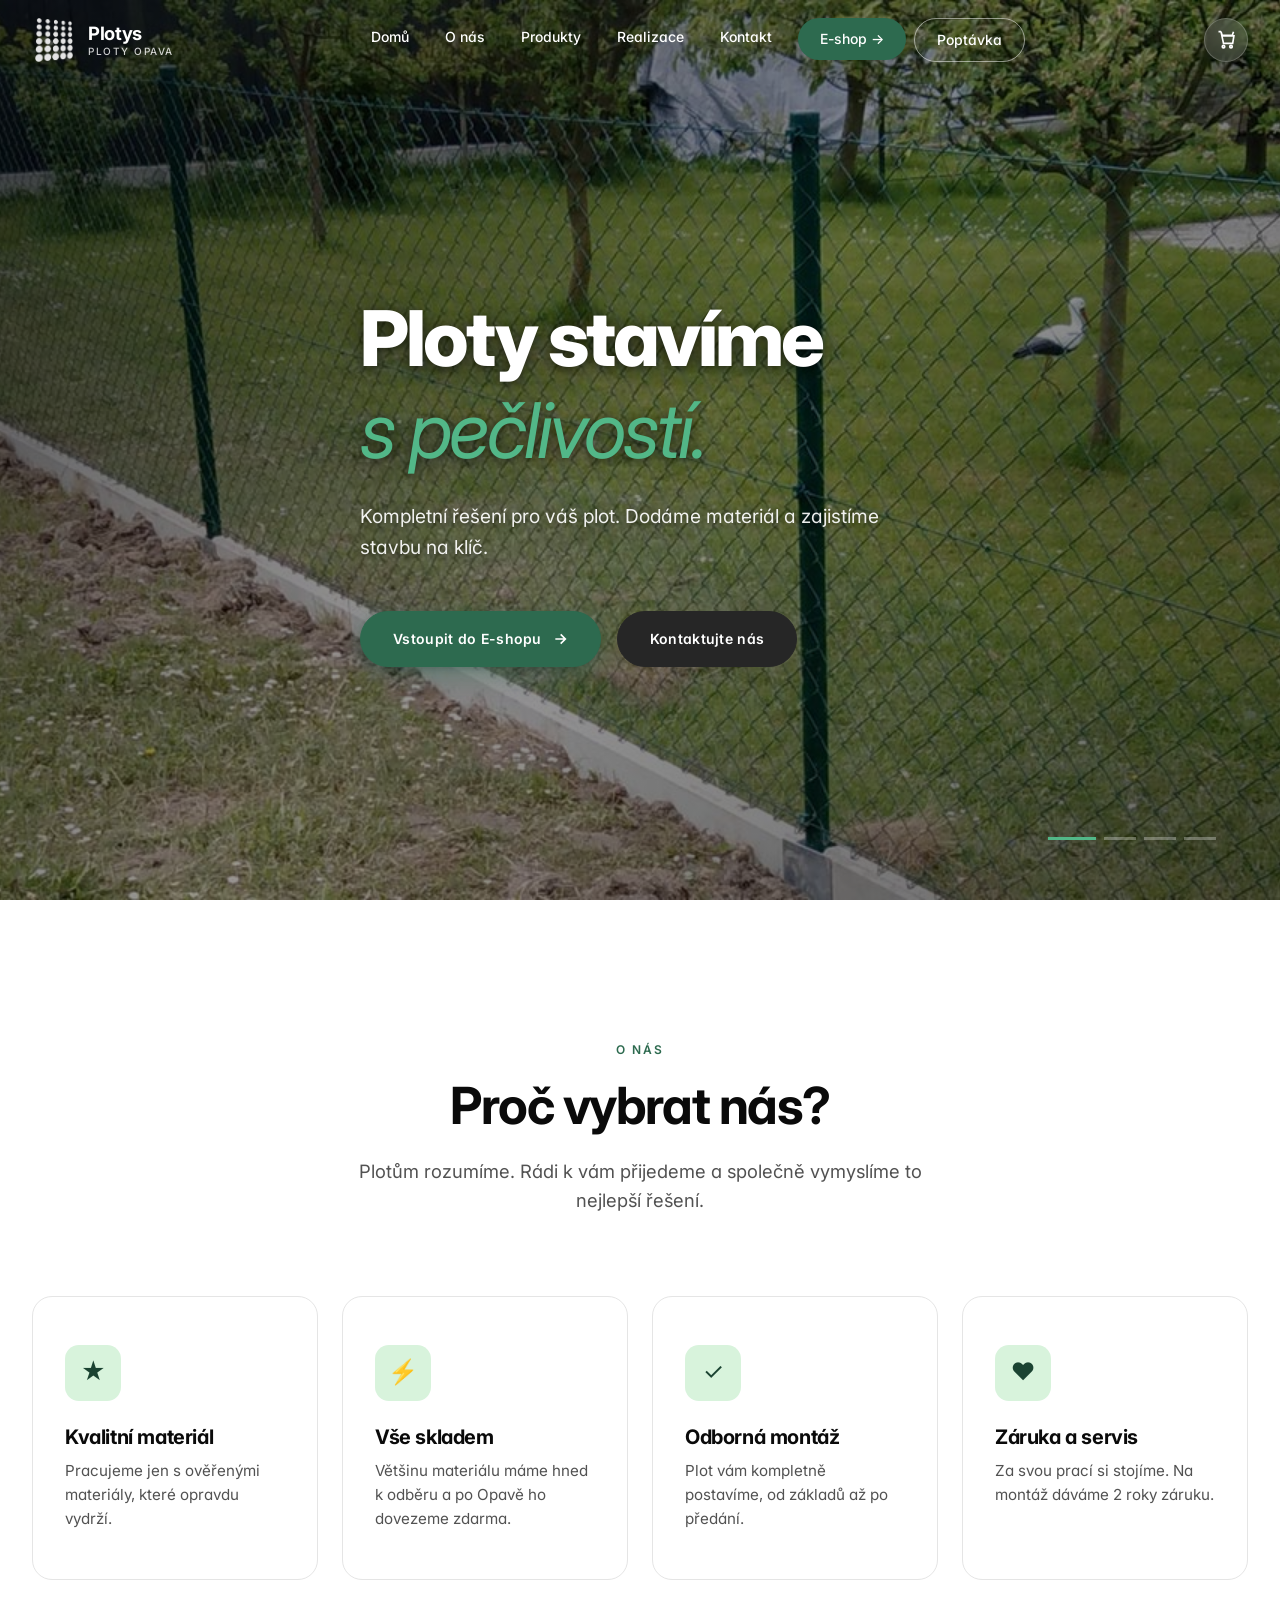
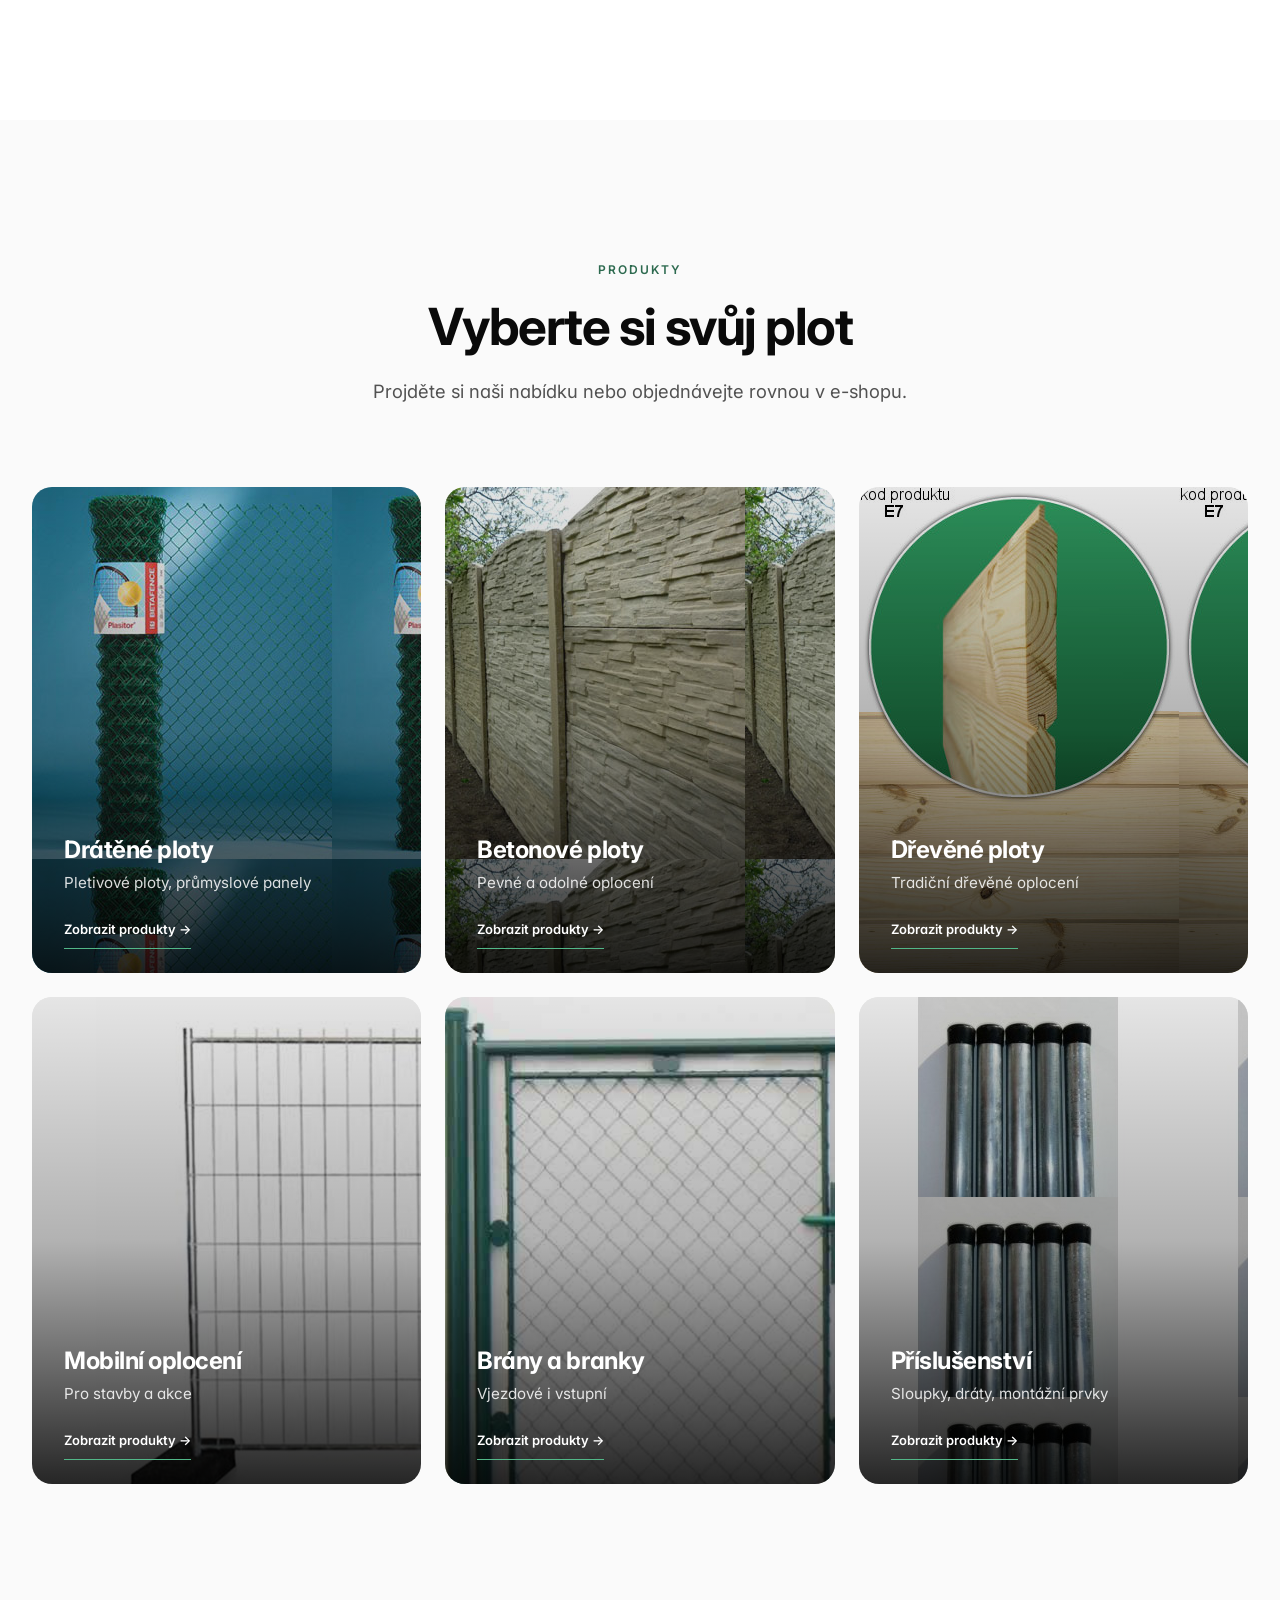
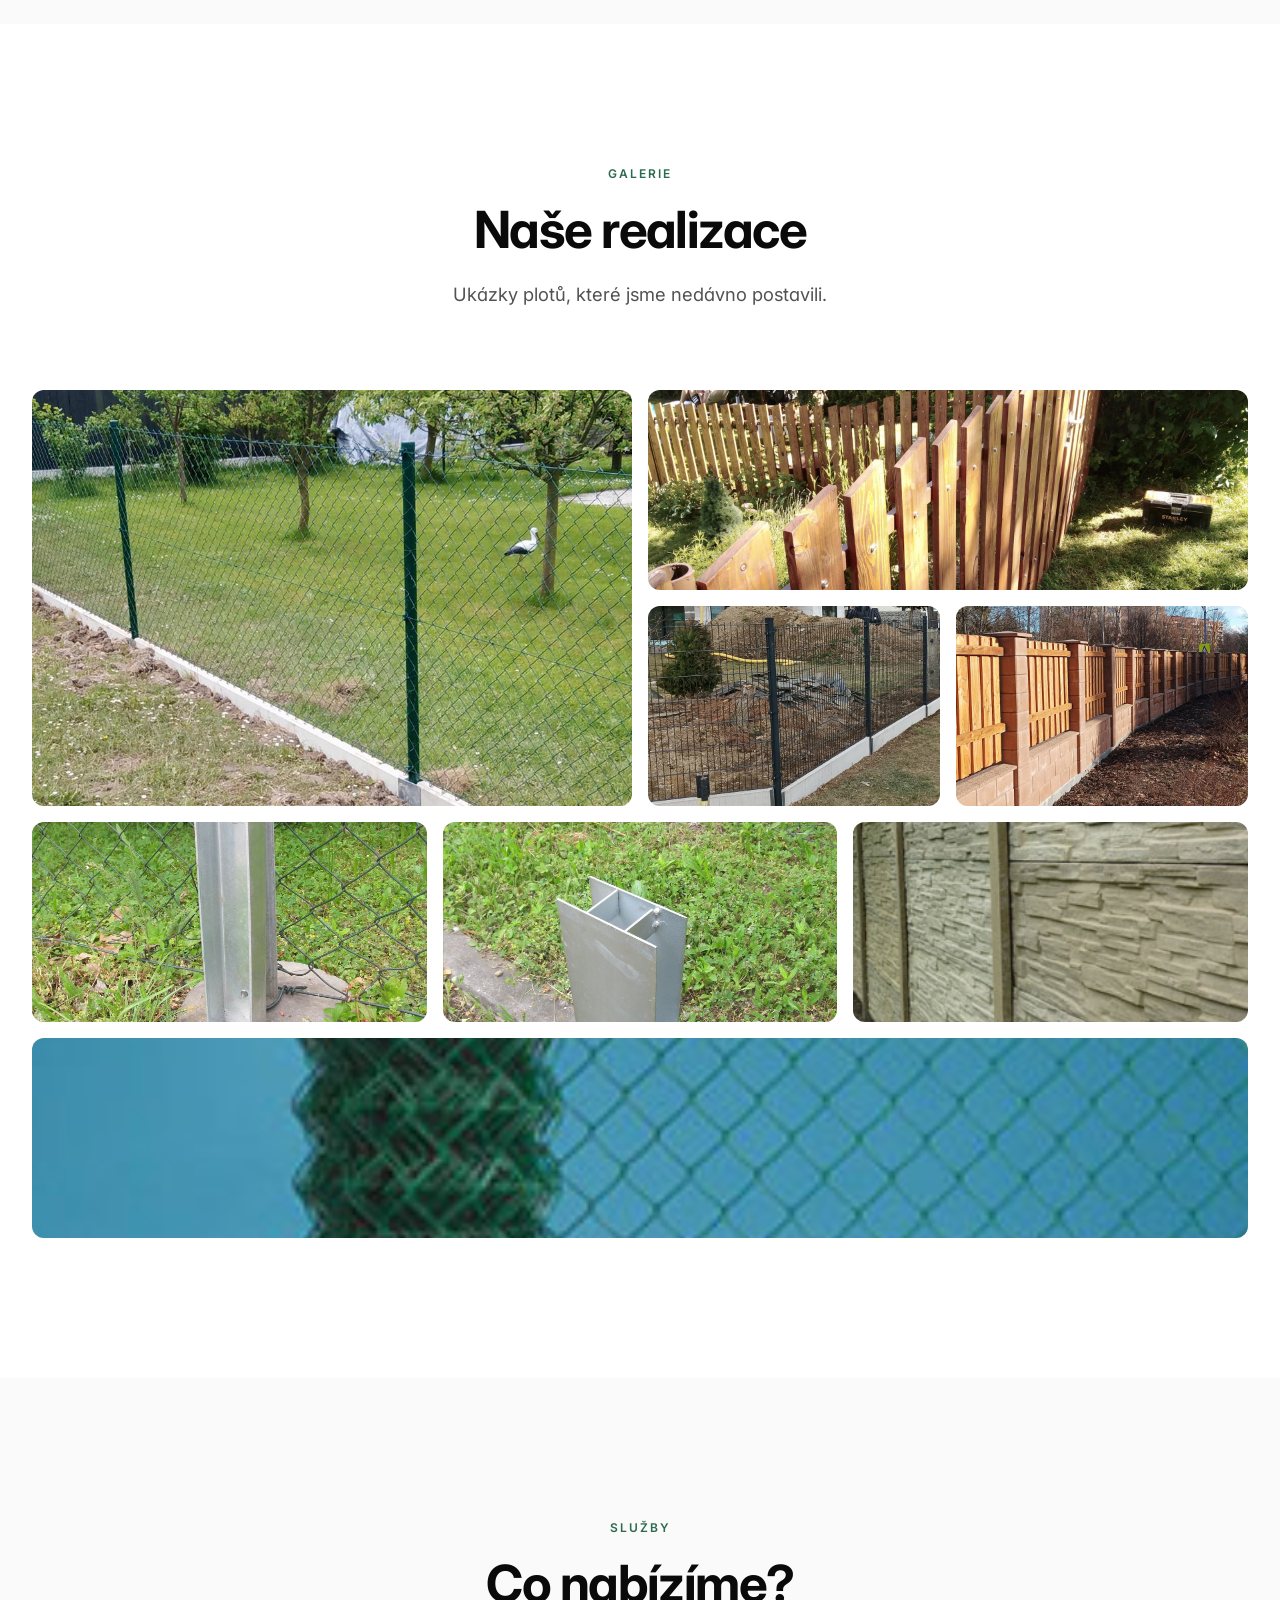
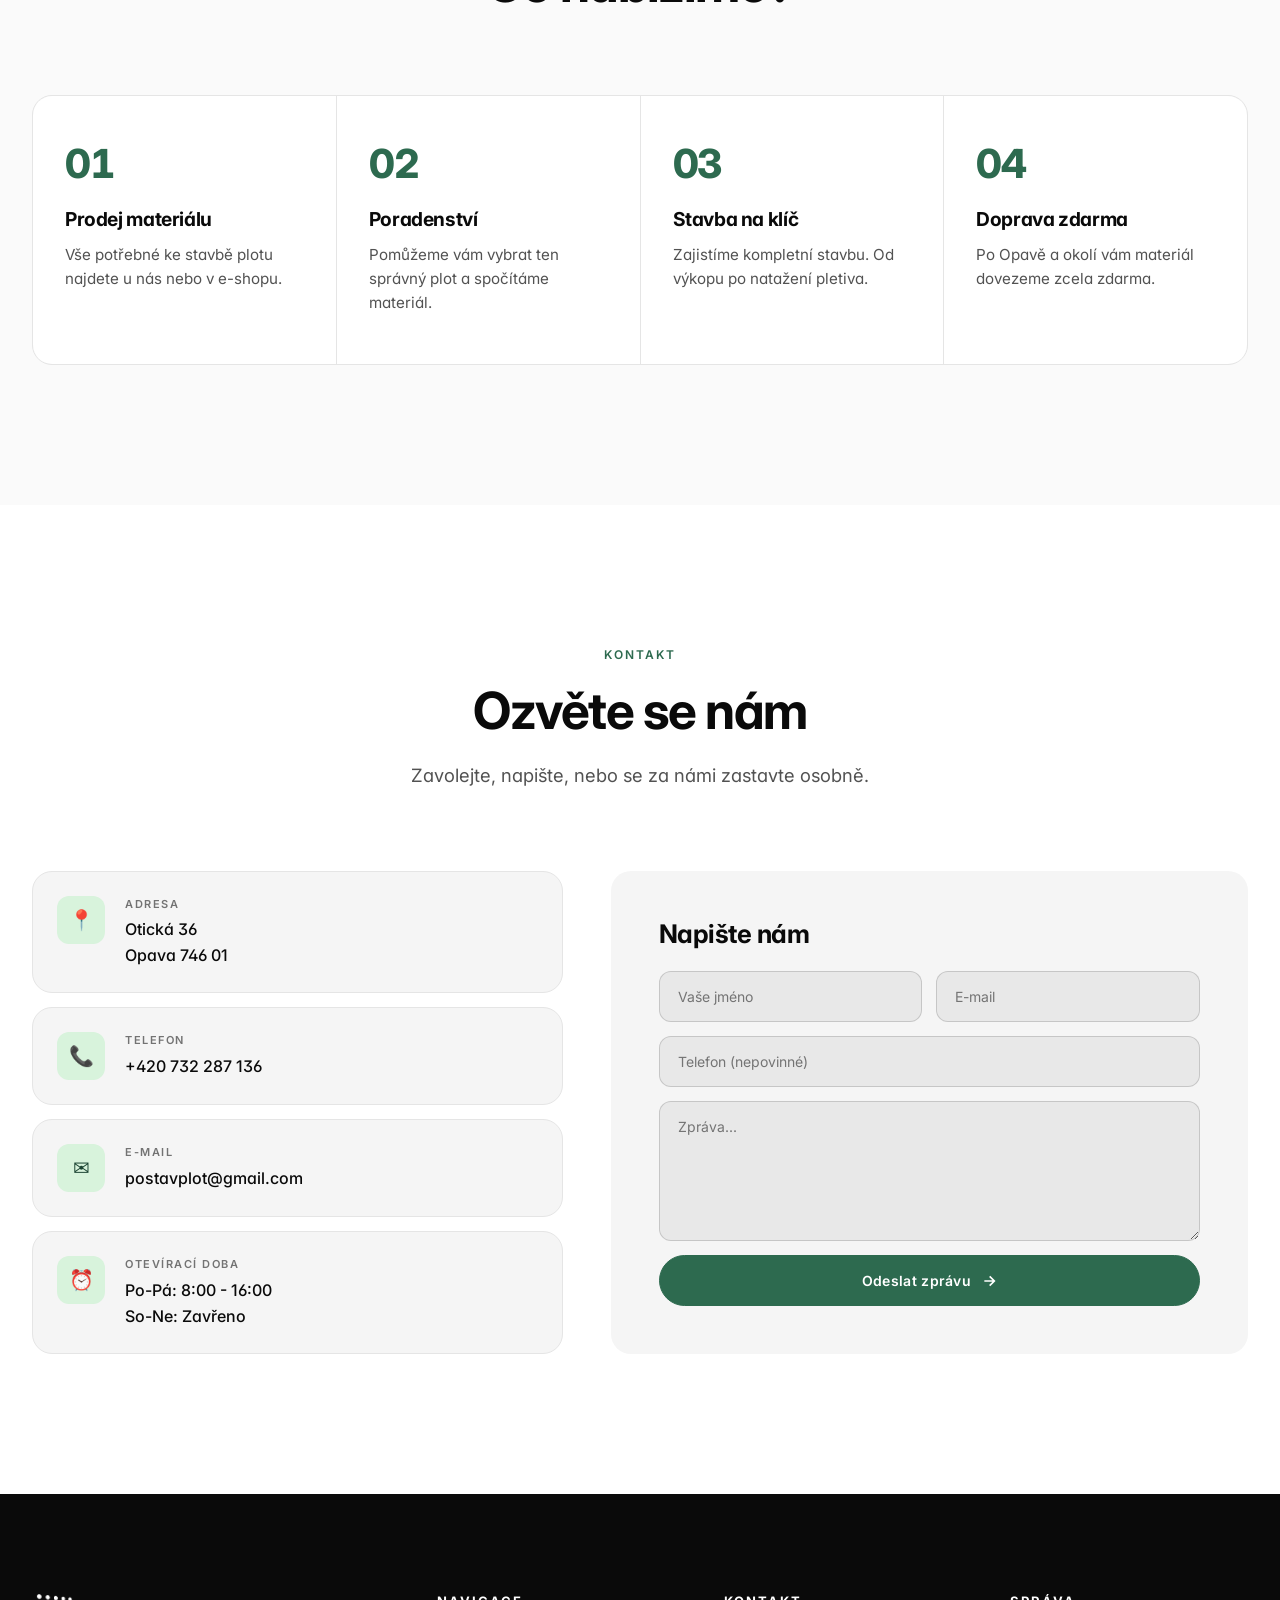
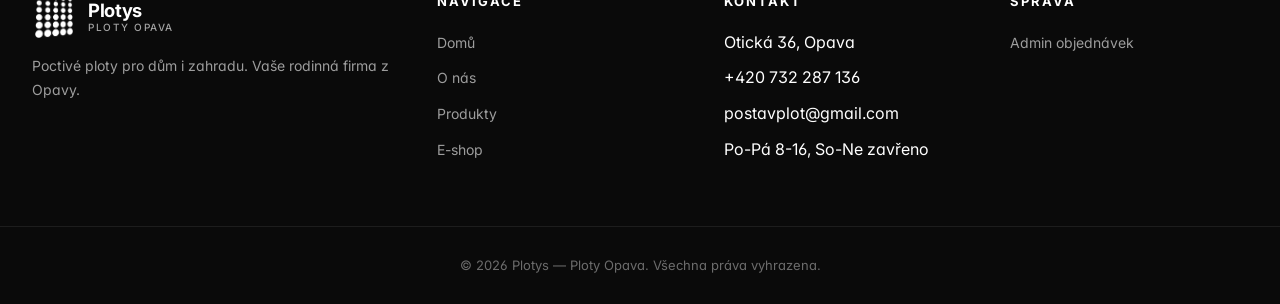
<file: index.html>
<!DOCTYPE html>
<html lang="cs">
<head>
<meta charset="UTF-8">
<meta name="viewport" content="width=device-width, initial-scale=1.0">
<meta name="description" content="Plotys - Ploty Opava. Drátěné, betonové, dřevěné a mobilní ploty. E-shop s rozvozem zdarma po Opavě.">
<title>Plotys Opava</title>

<link rel="icon" href="images/logo_tab.png">
<link rel="stylesheet" href="styles.css">
<link rel="preconnect" href="https://fonts.googleapis.com">
<link rel="preconnect" href="https://fonts.gstatic.com" crossorigin>
<link href="https://fonts.googleapis.com/css2?family=Inter:wght@300;400;500;600;700;800;900&display=swap" rel="stylesheet">
</head>
<body class="page-home">

<header id="header">
  <div class="header-inner">
    <a href="plotys.html" class="logo">
      <img src="images\logo_tab.png" alt="Plotys logo" class="logo-img">
      <span class="logo-text">
        <strong>Plotys</strong>
        <small>Ploty Opava</small>
      </span>
    </a>
    <nav id="nav">
      <ul>
        <li><a href="#home">Domů</a></li>
        <li><a href="#about">O nás</a></li>
        <li><a href="#products">Produkty</a></li>
        <li><a href="#gallery">Realizace</a></li>
        <li><a href="#contact">Kontakt</a></li>
        <li><a href="eshop.html" class="nav-cta">E-shop →</a></li>
        <li><a href="#" class="nav-inquiry" onclick="openInquiryModal();return false;">Poptávka</a></li>
      </ul>
    </nav>
    <div class="header-actions">
      <a href="eshop.html" class="cart-btn" aria-label="Košík">
        <svg viewBox="0 0 24 24" width="20" height="20" fill="none" stroke="currentColor" stroke-width="2">
          <path d="M6 2l1.5 4.5h12L21 2M6 2H3M6 2l3 14h11l1.5-9H7.5"/>
          <circle cx="9" cy="20" r="1.5"/><circle cx="18" cy="20" r="1.5"/>
        </svg>
        <span class="cart-count" id="cartCount">0</span>
      </a>
      <button class="menu-toggle" onclick="toggleMenu()" aria-label="Menu">
        <span></span><span></span><span></span>
      </button>
    </div>
  </div>
</header>

<div id="statusBanner" class="status-banner" style="display:none;">
  <div class="container status-content">
    <span class="status-icon">●</span>
    <span id="statusText"></span>
    <button class="status-close" onclick="closeStatus()" aria-label="Zavřít">×</button>
  </div>
</div>

<section id="home" class="hero">
  <div id="heroSlides"></div>
  <div class="container hero-content">
    <h1 class="hero-title">
      <span class="hero-line">Ploty stavíme</span>
      <span class="hero-line italic">s pečlivostí.</span>
    </h1>
    <p class="hero-subtitle">Kompletní řešení pro váš plot. Dodáme materiál a zajistíme stavbu na klíč.</p>
    <div class="hero-buttons">
      <a href="eshop.html" class="btn btn-primary">
        Vstoupit do E-shopu
        <svg class="arrow" viewBox="0 0 24 24" width="16" height="16" fill="none" stroke="currentColor" stroke-width="2.5"><path d="M5 12h14M13 5l7 7-7 7"/></svg>
      </a>
      <a href="#contact" class="btn btn-outline">Kontaktujte nás</a>
    </div>
  </div>
  <div class="hero-meta container">
    <div class="hero-stats-mini">
      <div class="stat-mini">
        <strong></strong>
        <span></span>
      </div>
      <div class="stat-mini">
        <strong></strong>
        <span></span>
      </div>
      <div class="stat-mini">
        <strong></strong>
        <span>  </span>
      </div>
    </div>
    <div class="hero-indicators" id="heroIndicators"></div>
  </div>
</section>

<section id="about" class="section">
  <div class="container">
    <div class="section-header">
      <div class="eyebrow">O nás</div>
      <h2>Proč vybrat nás?</h2>
      <p>Plotům rozumíme. Rádi k vám přijedeme a společně vymyslíme to nejlepší řešení.</p>
    </div>
    <div class="about-grid">
      <div class="about-card">
        <div class="card-icon">★</div>
        <h3>Kvalitní materiál</h3>
        <p>Pracujeme jen s ověřenými materiály, které opravdu vydrží.</p>
      </div>
      <div class="about-card">
        <div class="card-icon">⚡</div>
        <h3>Vše skladem</h3>
        <p>Většinu materiálu máme hned k odběru a po Opavě ho dovezeme zdarma.</p>
      </div>
      <div class="about-card">
        <div class="card-icon">✓</div>
        <h3>Odborná montáž</h3>
        <p>Plot vám kompletně postavíme, od základů až po předání.</p>
      </div>
      <div class="about-card">
        <div class="card-icon">♥</div>
        <h3>Záruka a servis</h3>
        <p>Za svou prací si stojíme. Na montáž dáváme 2 roky záruku.</p>
      </div>
    </div>
  </div>
</section>

<section id="products" class="section section-alt">
  <div class="container">
    <div class="section-header">
      <div class="eyebrow">Produkty</div>
      <h2>Vyberte si svůj plot</h2>
      <p>Projděte si naši nabídku nebo objednávejte rovnou v e-shopu.</p>
    </div>
    <div class="categories-grid" id="categoriesGrid">
      </div>
  </div>
</section>

<section id="gallery" class="section">
  <div class="container">
    <div class="section-header">
      <div class="eyebrow">Galerie</div>
      <h2>Naše realizace</h2>
      <p>Ukázky plotů, které jsme nedávno postavili.</p>
    </div>
    <div class="gallery-grid" id="galleryGrid">
      </div>
  </div>
</section>

<section id="services" class="section section-alt">
  <div class="container">
    <div class="section-header">
      <div class="eyebrow">Služby</div>
      <h2>Co nabízíme?</h2>
    </div>
    <div class="services-grid">
      <div class="service-item">
        <div class="service-num">01</div>
        <h3>Prodej materiálu</h3>
        <p>Vše potřebné ke stavbě plotu najdete u nás nebo v e-shopu.</p>
      </div>
      <div class="service-item">
        <div class="service-num">02</div>
        <h3>Poradenství</h3>
        <p>Pomůžeme vám vybrat ten správný plot a spočítáme materiál.</p>
      </div>
      <div class="service-item">
        <div class="service-num">03</div>
        <h3>Stavba na klíč</h3>
        <p>Zajistíme kompletní stavbu. Od výkopu po natažení pletiva.</p>
      </div>
      <div class="service-item">
        <div class="service-num">04</div>
        <h3>Doprava zdarma</h3>
        <p>Po Opavě a okolí vám materiál dovezeme zcela zdarma.</p>
      </div>
    </div>
  </div>
</section>

<section id="contact" class="section">
  <div class="container">
    <div class="section-header">
      <div class="eyebrow">Kontakt</div>
      <h2>Ozvěte se nám</h2>
      <p>Zavolejte, napište, nebo se za námi zastavte osobně.</p>
    </div>
    <div class="contact-grid">
      <div class="contact-info">
        <div class="contact-item">
          <div class="contact-icon">📍</div>
          <div>
            <strong>Adresa</strong>
            <p>Otická 36<br>Opava 746 01</p>
          </div>
        </div>
        <div class="contact-item">
          <div class="contact-icon">📞</div>
          <div>
            <strong>Telefon</strong>
            <p><a href="tel:+420732287136">+420 732 287 136</a></p>
          </div>
        </div>
        <div class="contact-item">
          <div class="contact-icon">✉</div>
          <div>
            <strong>E-mail</strong>
            <p><a href="mailto:postavplot@gmail.com">postavplot@gmail.com</a></p>
          </div>
        </div>
        <div class="contact-item">
          <div class="contact-icon">⏰</div>
          <div>
            <strong>Otevírací doba</strong>
            <p>Po-Pá: 8:00 - 16:00<br>So-Ne: Zavřeno</p>
          </div>
        </div>
      </div>
      <form class="contact-form" onsubmit="submitContactForm(event)">
        <h3>Napište nám</h3>
        <div class="form-row">
          <input type="text" name="name" placeholder="Vaše jméno" required>
          <input type="email" name="email" placeholder="E-mail" required>
        </div>
        <input type="tel" name="phone" placeholder="Telefon (nepovinné)">
        <textarea name="message" placeholder="Zpráva..." rows="5" required></textarea>
        <button type="submit" class="btn btn-primary">
          Odeslat zprávu
          <svg class="arrow" viewBox="0 0 24 24" width="16" height="16" fill="none" stroke="currentColor" stroke-width="2.5"><path d="M5 12h14M13 5l7 7-7 7"/></svg>
        </button>
      </form>
    </div>
  </div>
</section>

<footer>
  <div class="container footer-inner">
    <div class="footer-col">
      <div class="logo logo-footer">
        <img src="images/logo_tab.png" alt="Plotys" class="logo-img">
        <span class="logo-text">
          <strong>Plotys</strong>
          <small>Ploty Opava</small>
        </span>
      </div>
      <p>Poctivé ploty pro dům i zahradu. Vaše rodinná firma z Opavy.</p>
    </div>
    <div class="footer-col">
      <h4>Navigace</h4>
      <ul>
        <li><a href="#home">Domů</a></li>
        <li><a href="#about">O nás</a></li>
        <li><a href="#products">Produkty</a></li>
        <li><a href="eshop.html">E-shop</a></li>
      </ul>
    </div>
    <div class="footer-col">
      <h4>Kontakt</h4>
      <ul>
        <li>Otická 36, Opava</li>
        <li>+420 732 287 136</li>
        <li>postavplot@gmail.com</li>
        <li>Po-Pá 8-16, So-Ne zavřeno</li>
      </ul>
    </div>
    <div class="footer-col">
      <h4>Správa</h4>
      <ul>
        <li><a href="orders.html">Admin objednávek</a></li>
      </ul>
    </div>
  </div>
  <div class="footer-bottom">
    <p>© 2026 Plotys — Ploty Opava. Všechna práva vyhrazena.</p>
  </div>
</footer>

<div class="modal" id="inquiryModal">
  <div class="modal-content">
    <button class="modal-close" onclick="closeInquiryModal()">×</button>
    <h2>Nezávazná poptávka</h2>
    <form onsubmit="submitInquiry(event)">
      <div class="form-row">
        <input type="text" name="name" placeholder="Jméno" required>
        <input type="tel" name="phone" placeholder="Telefon" required>
      </div>
      <input type="email" name="email" placeholder="E-mail" required>
      <input type="text" name="address" placeholder="Místo stavby (Adresa)" required>
      <div>
        <div class="inquiry-field-label">Typ plotu <span>(nepovinné)</span></div>
        <div class="fence-type-options">
          <label><input type="checkbox" name="fenceType" value="Drátěné"><span>Drátěné</span></label>
          <label><input type="checkbox" name="fenceType" value="Betonové"><span>Betonové</span></label>
          <label><input type="checkbox" name="fenceType" value="Dřevěné"><span>Dřevěné</span></label>
          <label><input type="checkbox" name="fenceType" value="Mobilní"><span>Mobilní</span></label>
          <label><input type="checkbox" name="fenceType" value="Brány"><span>Brány</span></label>
          <label><input type="checkbox" name="fenceType" value="Příslušenství"><span>Příslušenství</span></label>
        </div>
      </div>
      <textarea name="requirements" placeholder="Délka plotu, terén, termín realizace..." rows="4"></textarea>
      <button type="submit" class="btn btn-primary btn-full">
        Odeslat nezávaznou poptávku
        <svg class="arrow" viewBox="0 0 24 24" width="16" height="16" fill="none" stroke="currentColor" stroke-width="2.5"><path d="M5 12h14M13 5l7 7-7 7"/></svg>
      </button>
    </form>
  </div>
</div>


<div id="toast" class="toast"></div>

<script src="data.js"></script>
<script src="script.js"></script>
<script>
  document.addEventListener('DOMContentLoaded', () => {
    initHeader();
    loadStatus();
    updateCartCount();
    initHomepage();
  });
</script>
</body>
</html>
</file>
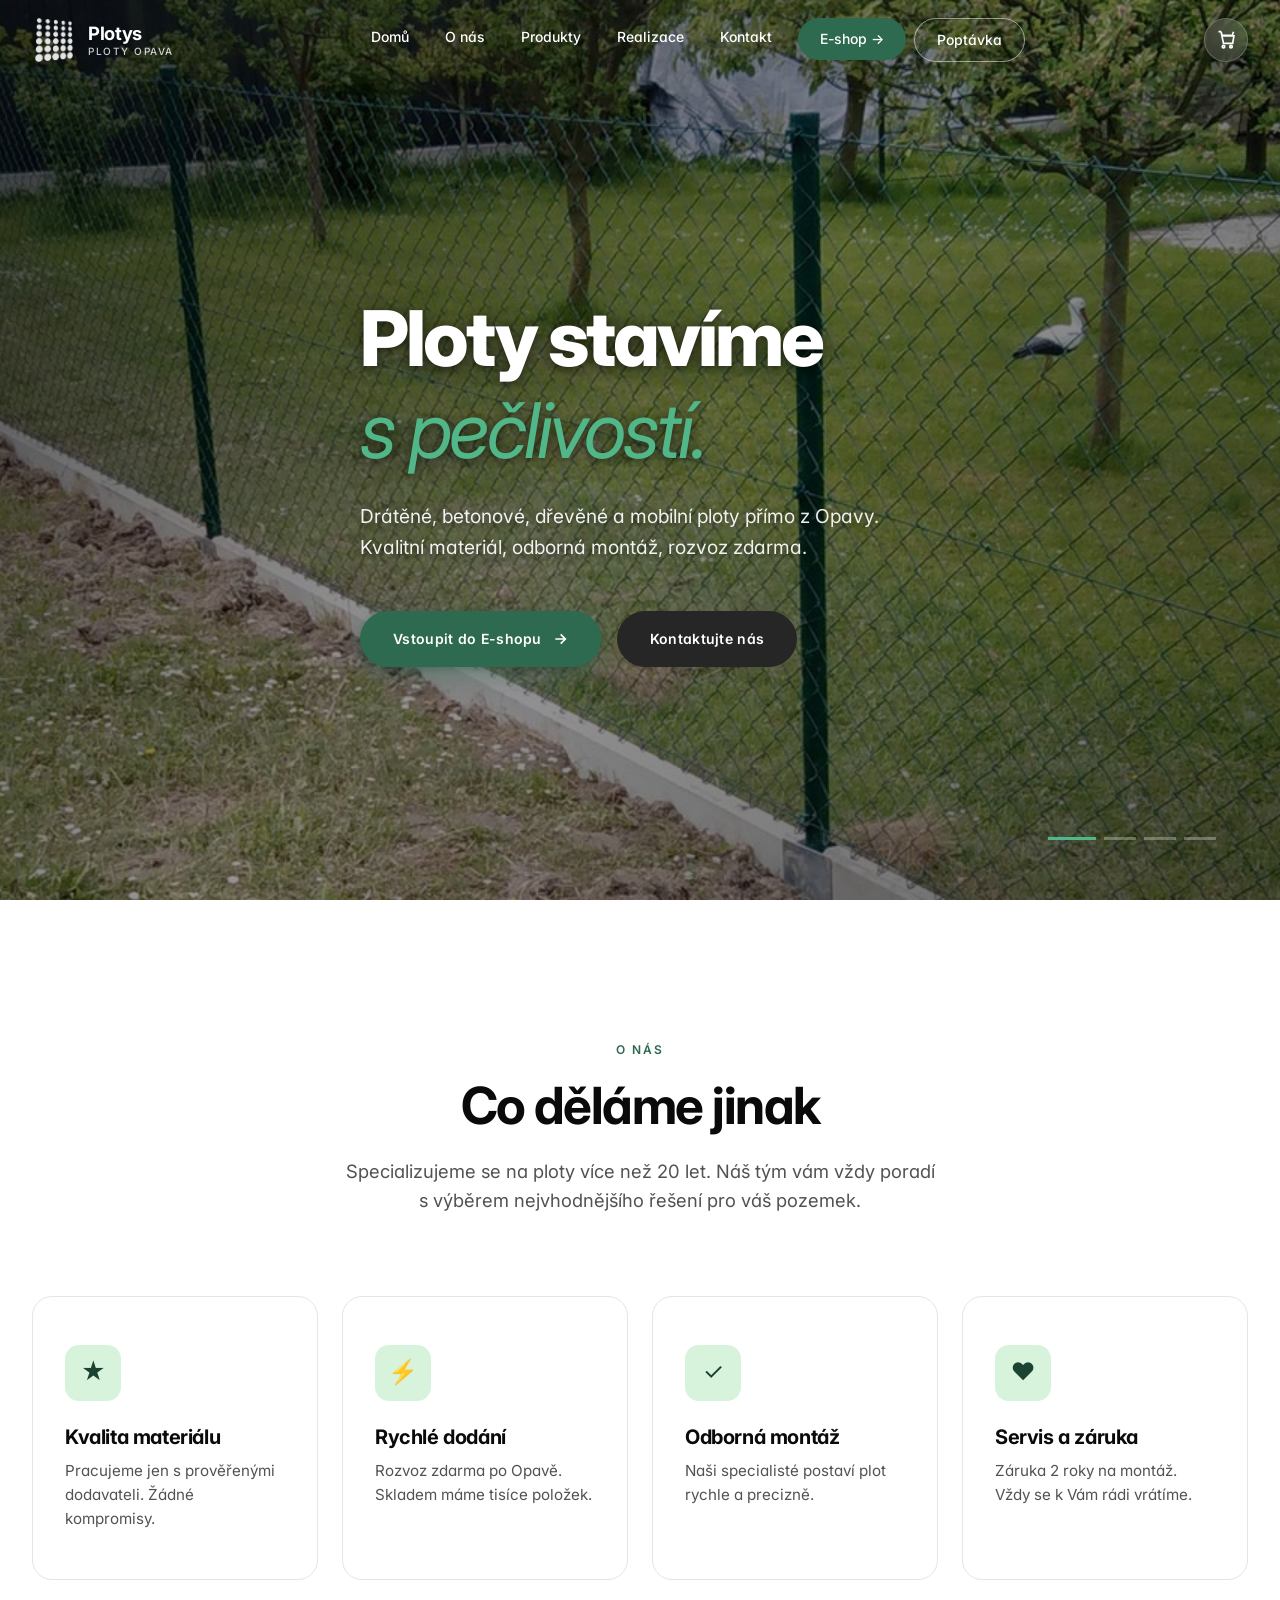
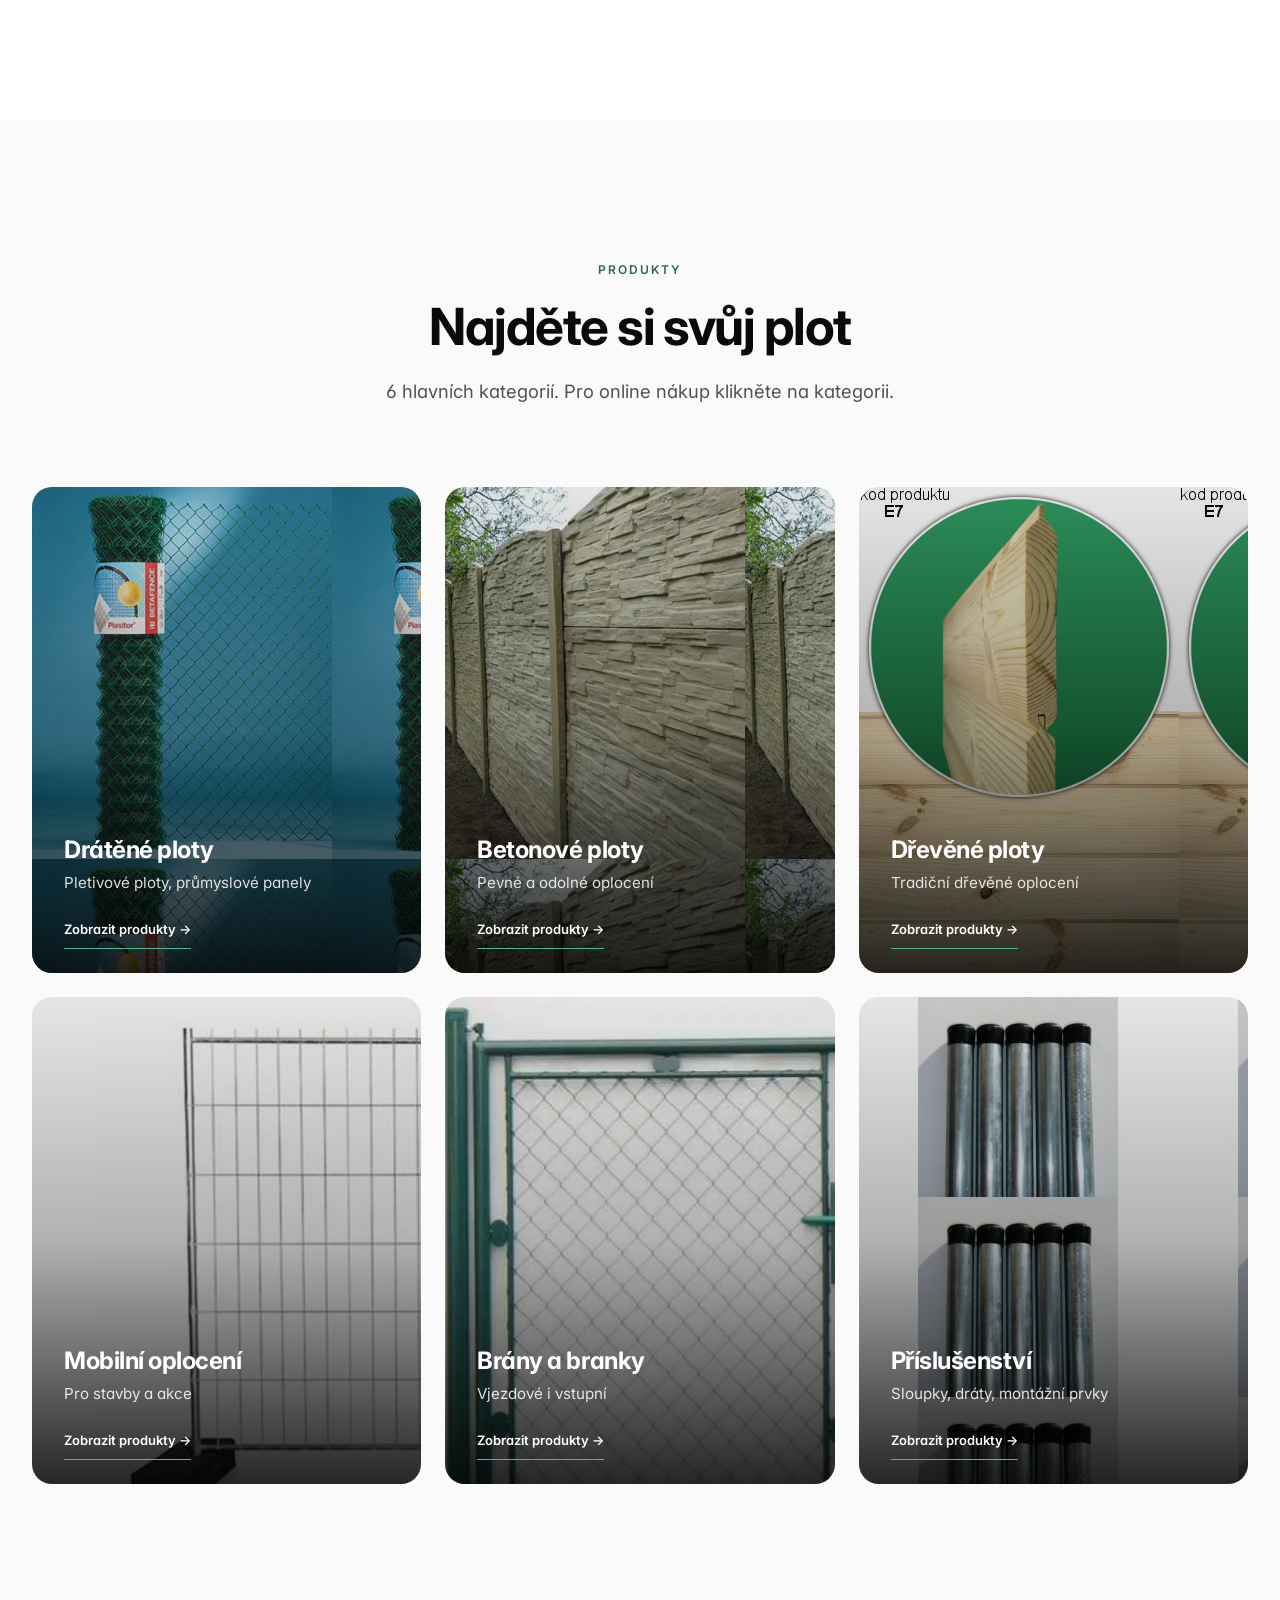
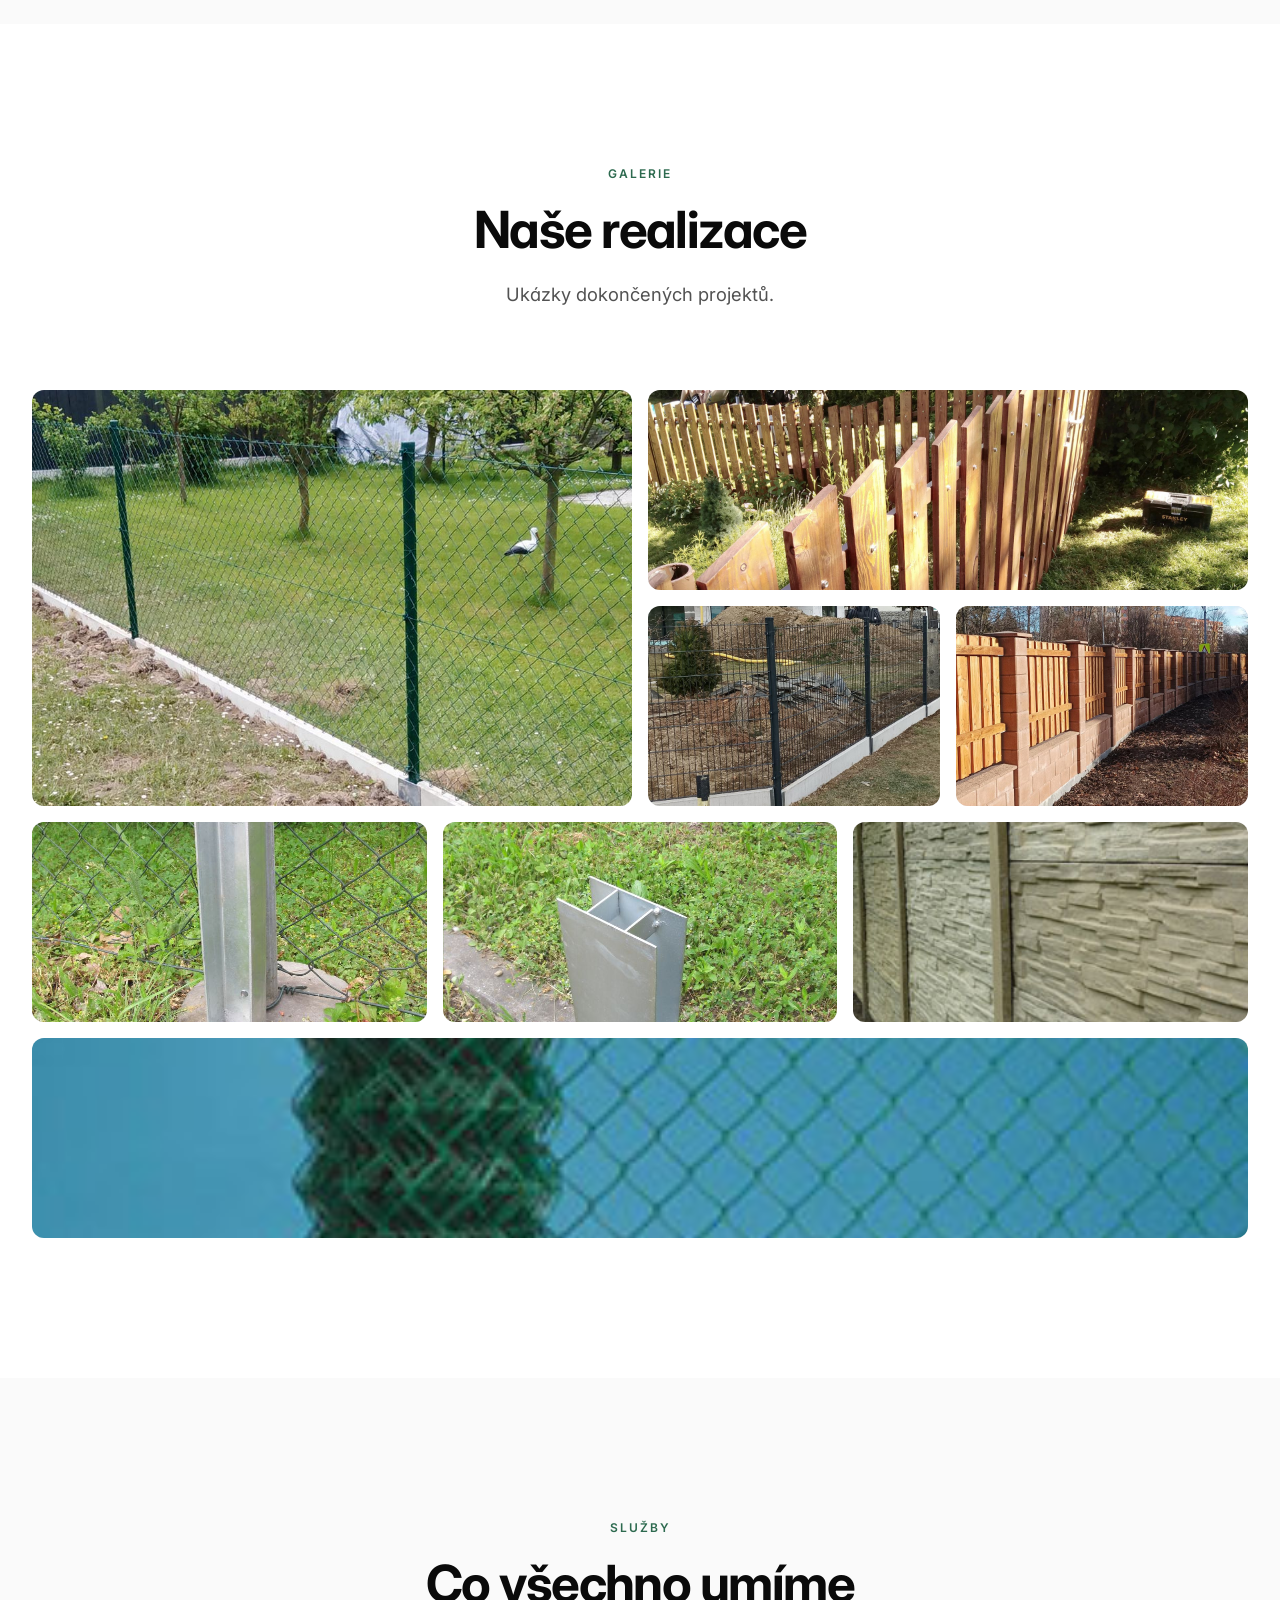
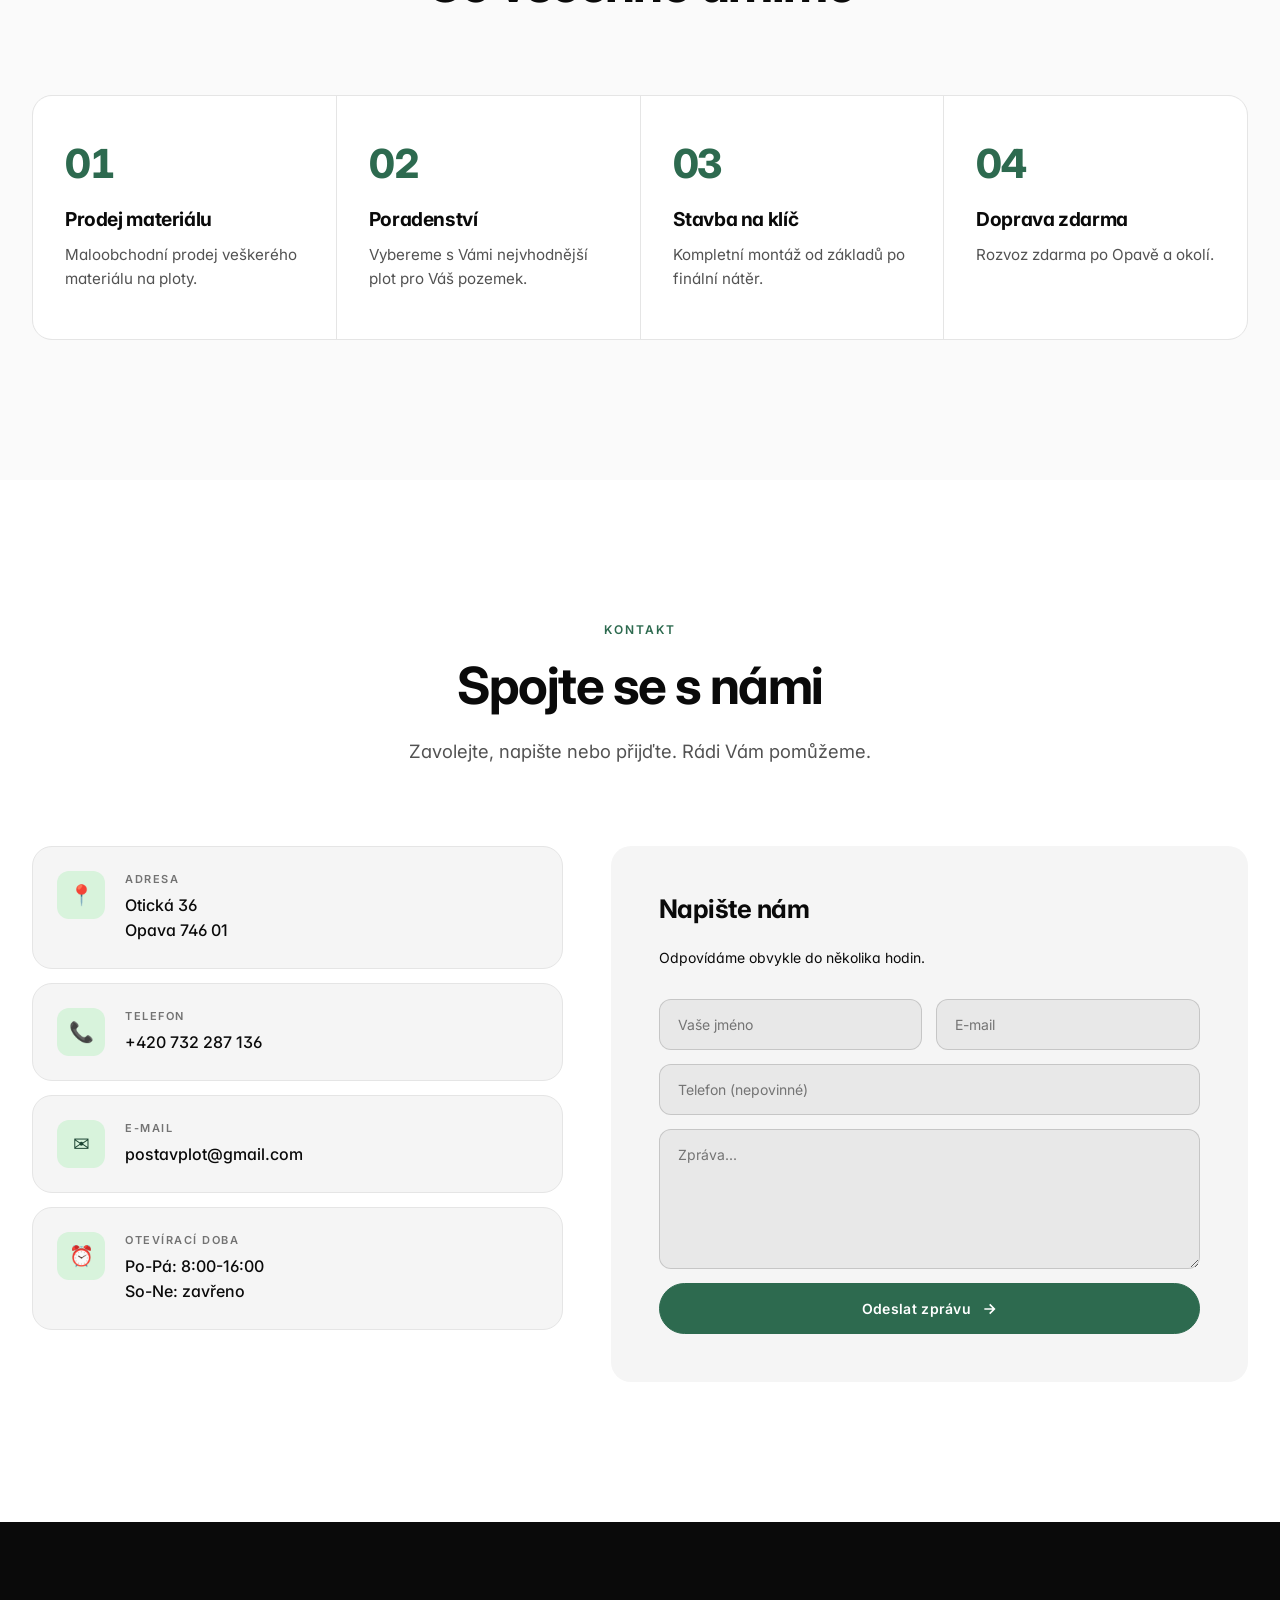
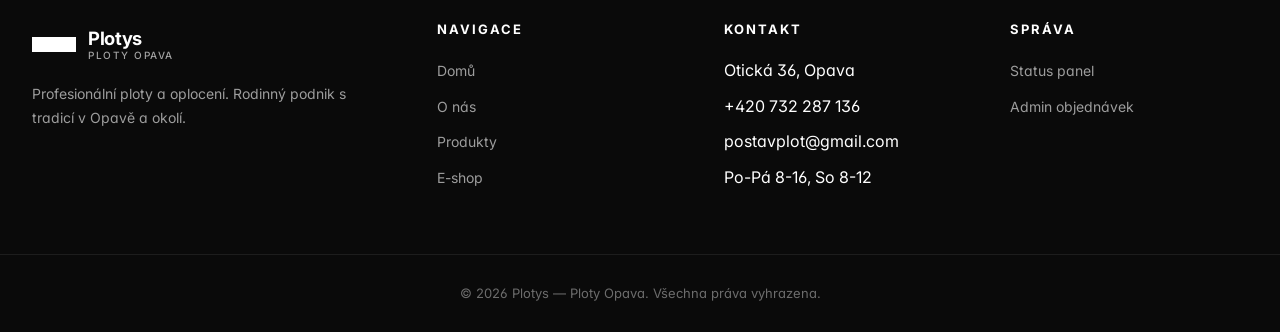
<file: plotys.html>
<!DOCTYPE html>
<html lang="cs">
<head>
<meta charset="UTF-8">
<meta name="viewport" content="width=device-width, initial-scale=1.0">
<meta name="description" content="Plotys - Ploty Opava. Drátěné, betonové, dřevěné a mobilní ploty. E-shop s rozvozem zdarma po Opavě.">
<title>Plotys — Profesionální ploty a oplocení v Opavě</title>

<!-- ============================================================
     OBRÁZKY: Veškerá konfigurace obrázků je v souboru images.json
     Návod pro přidávání: viz images/README.txt
     ============================================================ -->

<link rel="icon" href="logo.png">
<link rel="stylesheet" href="styles.css">
<link rel="preconnect" href="https://fonts.googleapis.com">
<link rel="preconnect" href="https://fonts.gstatic.com" crossorigin>
<link href="https://fonts.googleapis.com/css2?family=Inter:wght@300;400;500;600;700;800;900&display=swap" rel="stylesheet">
</head>
<body class="page-home">

<!-- ============ STATUS BANNER (lze upravit přes Admin panel) ============ -->
<div id="statusBanner" class="status-banner">
  <div class="container status-content">
    <span class="status-icon">●</span>
    <span id="statusText">Načítání...</span>
    <button class="status-close" onclick="closeStatus()" aria-label="Zavřít">×</button>
  </div>
</div>

<!-- ============ HEADER ============ -->
<header id="header">
  <div class="header-inner">
    <a href="plotys.html" class="logo">
      <!-- IMAGE: hlavní logo, nahraďte v souboru logo.png -->
      <img src="images\logo_tab.png" alt="Plotys logo" class="logo-img">
      <span class="logo-text">
        <strong>Plotys</strong>
        <small>Ploty Opava</small>
      </span>
    </a>
    <nav id="nav">
      <ul>
        <li><a href="#home">Domů</a></li>
        <li><a href="#about">O nás</a></li>
        <li><a href="#products">Produkty</a></li>
        <li><a href="#gallery">Realizace</a></li>
        <li><a href="#contact">Kontakt</a></li>
        <li><a href="eshop.html" class="nav-cta">E-shop →</a></li>
        <li><a href="#" class="nav-inquiry" onclick="openInquiryModal();return false;">Poptávka</a></li>
      </ul>
    </nav>
    <div class="header-actions">
      <a href="eshop.html" class="cart-btn" aria-label="Košík">
        <svg viewBox="0 0 24 24" width="20" height="20" fill="none" stroke="currentColor" stroke-width="2">
          <path d="M6 2l1.5 4.5h12L21 2M6 2H3M6 2l3 14h11l1.5-9H7.5"/>
          <circle cx="9" cy="20" r="1.5"/><circle cx="18" cy="20" r="1.5"/>
        </svg>
        <span class="cart-count" id="cartCount">0</span>
      </a>
      <button class="menu-toggle" onclick="toggleMenu()" aria-label="Menu">
        <span></span><span></span><span></span>
      </button>
    </div>
  </div>
</header>

<!-- ============ HERO (slider s fotkami) ============
     IMAGE: hero obrázky se načítají z images.json → hero.slides
     Pro přidání: vložte obrázek do images/hero/ a přidejte do images.json
============================================================ -->
<section id="home" class="hero">
  <div id="heroSlides"></div>
  <div class="container hero-content">
    <h1 class="hero-title">
      <span class="hero-line">Ploty stavíme</span>
      <span class="hero-line italic">s pečlivostí.</span>
    </h1>
    <p class="hero-subtitle">Drátěné, betonové, dřevěné a mobilní ploty přímo z Opavy. Kvalitní materiál, odborná montáž, rozvoz zdarma.</p>
    <div class="hero-buttons">
      <a href="eshop.html" class="btn btn-primary">
        Vstoupit do E-shopu
        <svg class="arrow" viewBox="0 0 24 24" width="16" height="16" fill="none" stroke="currentColor" stroke-width="2.5"><path d="M5 12h14M13 5l7 7-7 7"/></svg>
      </a>
      <a href="#contact" class="btn btn-outline">Kontaktujte nás</a>
    </div>
  </div>
  <div class="hero-meta container">
    <div class="hero-stats-mini">
      <div class="stat-mini">
        <strong></strong>
        <span></span>
      </div>
      <div class="stat-mini">
        <strong></strong>
        <span></span>
      </div>
      <div class="stat-mini">
        <strong></strong>
        <span>  </span>
      </div>
    </div>
    <div class="hero-indicators" id="heroIndicators"></div>
  </div>
</section>

<!-- ============ ABOUT / FEATURES ============ -->
<section id="about" class="section">
  <div class="container">
    <div class="section-header">
      <div class="eyebrow">O nás</div>
      <h2>Co děláme jinak</h2>
      <p>Specializujeme se na ploty více než 20 let. Náš tým vám vždy poradí s výběrem nejvhodnějšího řešení pro váš pozemek.</p>
    </div>
    <div class="about-grid">
      <div class="about-card">
        <div class="card-icon">★</div>
        <h3>Kvalita materiálu</h3>
        <p>Pracujeme jen s prověřenými dodavateli. Žádné kompromisy.</p>
      </div>
      <div class="about-card">
        <div class="card-icon">⚡</div>
        <h3>Rychlé dodání</h3>
        <p>Rozvoz zdarma po Opavě. Skladem máme tisíce položek.</p>
      </div>
      <div class="about-card">
        <div class="card-icon">✓</div>
        <h3>Odborná montáž</h3>
        <p>Naši specialisté postaví plot rychle a precizně.</p>
      </div>
      <div class="about-card">
        <div class="card-icon">♥</div>
        <h3>Servis a záruka</h3>
        <p>Záruka 2 roky na montáž. Vždy se k Vám rádi vrátíme.</p>
      </div>
    </div>
  </div>
</section>

<!-- ============ PRODUCTS / CATEGORIES ============
     IMAGE: kategorie obrázky se načítají z images.json → categories
============================================================ -->
<section id="products" class="section section-alt">
  <div class="container">
    <div class="section-header">
      <div class="eyebrow">Produkty</div>
      <h2>Najděte si svůj plot</h2>
      <p>6 hlavních kategorií. Pro online nákup klikněte na kategorii.</p>
    </div>
    <div class="categories-grid" id="categoriesGrid">
      <!-- Generováno z images.json a database.json přes script.js -->
    </div>
  </div>
</section>

<!-- ============ GALLERY (REALIZACE) ============
     IMAGE: galerie se načítá z images.json → gallery.items
============================================================ -->
<section id="gallery" class="section">
  <div class="container">
    <div class="section-header">
      <div class="eyebrow">Galerie</div>
      <h2>Naše realizace</h2>
      <p>Ukázky dokončených projektů.</p>
    </div>
    <div class="gallery-grid" id="galleryGrid">
      <!-- Generováno z images.json -->
    </div>
  </div>
</section>

<!-- ============ SERVICES ============ -->
<section id="services" class="section section-alt">
  <div class="container">
    <div class="section-header">
      <div class="eyebrow">Služby</div>
      <h2>Co všechno umíme</h2>
    </div>
    <div class="services-grid">
      <div class="service-item">
        <div class="service-num">01</div>
        <h3>Prodej materiálu</h3>
        <p>Maloobchodní prodej veškerého materiálu na ploty.</p>
      </div>
      <div class="service-item">
        <div class="service-num">02</div>
        <h3>Poradenství</h3>
        <p>Vybereme s Vámi nejvhodnější plot pro Váš pozemek.</p>
      </div>
      <div class="service-item">
        <div class="service-num">03</div>
        <h3>Stavba na klíč</h3>
        <p>Kompletní montáž od základů po finální nátěr.</p>
      </div>
      <div class="service-item">
        <div class="service-num">04</div>
        <h3>Doprava zdarma</h3>
        <p>Rozvoz zdarma po Opavě a okolí.</p>
      </div>
    </div>
  </div>
</section>

<!-- ============ CONTACT ============ -->
<section id="contact" class="section">
  <div class="container">
    <div class="section-header">
      <div class="eyebrow">Kontakt</div>
      <h2>Spojte se s námi</h2>
      <p>Zavolejte, napište nebo přijďte. Rádi Vám pomůžeme.</p>
    </div>
    <div class="contact-grid">
      <div class="contact-info">
        <div class="contact-item">
          <div class="contact-icon">📍</div>
          <div>
            <strong>Adresa</strong>
            <p>Otická 36<br>Opava 746 01</p>
          </div>
        </div>
        <div class="contact-item">
          <div class="contact-icon">📞</div>
          <div>
            <strong>Telefon</strong>
            <p><a href="tel:+420732287136">+420 732 287 136</a></p>
          </div>
        </div>
        <div class="contact-item">
          <div class="contact-icon">✉</div>
          <div>
            <strong>E-mail</strong>
            <p><a href="mailto:postavplot@gmail.com">postavplot@gmail.com</a></p>
          </div>
        </div>
        <div class="contact-item">
          <div class="contact-icon">⏰</div>
          <div>
            <strong>Otevírací doba</strong>
            <p>Po-Pá: 8:00-16:00<br>So-Ne: zavřeno</p>
          </div>
        </div>
      </div>
      <form class="contact-form" onsubmit="submitContactForm(event)">
        <h3>Napište nám</h3>
        <p>Odpovídáme obvykle do několika hodin.</p>
        <div class="form-row">
          <input type="text" name="name" placeholder="Vaše jméno" required>
          <input type="email" name="email" placeholder="E-mail" required>
        </div>
        <input type="tel" name="phone" placeholder="Telefon (nepovinné)">
        <textarea name="message" placeholder="Zpráva..." rows="5" required></textarea>
        <button type="submit" class="btn btn-primary">
          Odeslat zprávu
          <svg class="arrow" viewBox="0 0 24 24" width="16" height="16" fill="none" stroke="currentColor" stroke-width="2.5"><path d="M5 12h14M13 5l7 7-7 7"/></svg>
        </button>
      </form>
    </div>
  </div>
</section>

<!-- ============ FOOTER ============ -->
<footer>
  <div class="container footer-inner">
    <div class="footer-col">
      <div class="logo logo-footer">
        <img src="logo.png" alt="Plotys" class="logo-img">
        <span class="logo-text">
          <strong>Plotys</strong>
          <small>Ploty Opava</small>
        </span>
      </div>
      <p>Profesionální ploty a oplocení. Rodinný podnik s tradicí v Opavě a okolí.</p>
    </div>
    <div class="footer-col">
      <h4>Navigace</h4>
      <ul>
        <li><a href="#home">Domů</a></li>
        <li><a href="#about">O nás</a></li>
        <li><a href="#products">Produkty</a></li>
        <li><a href="eshop.html">E-shop</a></li>
      </ul>
    </div>
    <div class="footer-col">
      <h4>Kontakt</h4>
      <ul>
        <li>Otická 36, Opava</li>
        <li>+420 732 287 136</li>
        <li>postavplot@gmail.com</li>
        <li>Po-Pá 8-16, So 8-12</li>
      </ul>
    </div>
    <div class="footer-col">
      <h4>Správa</h4>
      <ul>
        <li><a href="#" onclick="openAdminPanel();return false;">Status panel</a></li>
        <li><a href="orders.html">Admin objednávek</a></li>
      </ul>
    </div>
  </div>
  <div class="footer-bottom">
    <p>© 2026 Plotys — Ploty Opava. Všechna práva vyhrazena.</p>
  </div>
</footer>

<!-- ============ INQUIRY MODAL ============ -->
<div class="modal" id="inquiryModal">
  <div class="modal-content">
    <button class="modal-close" onclick="closeInquiryModal()">×</button>
    <h2>Poptávka</h2>
    <form onsubmit="submitInquiry(event)">
      <div class="form-row">
        <input type="text" name="name" placeholder="Jméno" required>
        <input type="tel" name="phone" placeholder="Telefon" required>
      </div>
      <input type="email" name="email" placeholder="E-mail" required>
      <input type="text" name="address" placeholder="Adresa" required>
      <div>
        <div class="inquiry-field-label">Typ plotu <span>(nepovinné)</span></div>
        <div class="fence-type-options">
          <label><input type="checkbox" name="fenceType" value="Drátěné"><span>Drátěné</span></label>
          <label><input type="checkbox" name="fenceType" value="Betonové"><span>Betonové</span></label>
          <label><input type="checkbox" name="fenceType" value="Dřevěné"><span>Dřevěné</span></label>
          <label><input type="checkbox" name="fenceType" value="Mobilní"><span>Mobilní</span></label>
          <label><input type="checkbox" name="fenceType" value="Brány"><span>Brány</span></label>
          <label><input type="checkbox" name="fenceType" value="Příslušenství"><span>Příslušenství</span></label>
        </div>
      </div>
      <textarea name="requirements" placeholder="Délka plotu, typ terénu, termín..." rows="4"></textarea>
      <button type="submit" class="btn btn-primary btn-full">
        Odeslat poptávku
        <svg class="arrow" viewBox="0 0 24 24" width="16" height="16" fill="none" stroke="currentColor" stroke-width="2.5"><path d="M5 12h14M13 5l7 7-7 7"/></svg>
      </button>
    </form>
  </div>
</div>

<!-- ============ ADMIN STATUS MODAL ============ -->
<div class="modal" id="adminModal">
  <div class="modal-content">
    <button class="modal-close" onclick="closeAdminPanel()">×</button>
    <h2>Nastavení statusu</h2>
    <p>Aktualizujte status zobrazený zákazníkům.</p>
    <div class="admin-form">
      <label>Typ statusu</label>
      <select id="statusType">
        <option value="open">✓ Otevřeno (zelená)</option>
        <option value="info">ℹ Informace (modrá)</option>
        <option value="warning">⚠ Upozornění (oranžová)</option>
        <option value="closed">✕ Zavřeno (červená)</option>
        <option value="hidden">Skrýt status</option>
      </select>
      <label>Text statusu</label>
      <textarea id="statusMessage" rows="3" placeholder="Např. Dovolená 26.6. - 15.7."></textarea>
      <div class="admin-presets">
        <strong>Rychlé předvolby:</strong>
        <button onclick="setPreset('open')">Otevřeno</button>
        <button onclick="setPreset('holiday')">Dovolená</button>
        <button onclick="setPreset('busy')">Velký zájem</button>
        <button onclick="setPreset('closed')">Zavřeno</button>
      </div>
      <button class="btn btn-primary btn-full" onclick="saveStatus()">Uložit změny</button>
    </div>
  </div>
</div>

<div id="toast" class="toast"></div>

<script src="data.js"></script>
<script src="script.js"></script>
<script>
  document.addEventListener('DOMContentLoaded', () => {
    initHeader();
    loadStatus();
    updateCartCount();
    initHomepage();
  });
</script>
</body>
</html>
</file>
<file: styles.css>
/* ================================================================
   PLOTYS - MODERN MINIMALIST DESIGN
   ================================================================
   PALETA: Bílá / Černá / Zelená akcent (z loga)
   FONT: Inter (Google Fonts)
   STYL: Velké fotky, hodně bílého prostoru, jasná typografie
   ================================================================ */

*,*::before,*::after{box-sizing:border-box;margin:0;padding:0}

:root{
  /* === BARVY === */
  --black:#0a0a0a;
  --dark:#1a1a1a;
  --gray-900:#171717;
  --gray-800:#262626;
  --gray-700:#404040;
  --gray-600:#525252;
  --gray-500:#737373;
  --gray-400:#a3a3a3;
  --gray-300:#d4d4d4;
  --gray-200:#e5e5e5;
  --gray-100:#f5f5f5;
  --gray-50:#fafafa;
  --white:#fff;

  /* Akcent - zelená z loga */
  --accent:#2d6a4f;
  --accent-dark:#1b4332;
  --accent-light:#52b788;
  --accent-pale:#d8f3dc;

  /* Status barvy */
  --success:#16a34a;
  --warning:#f59e0b;
  --danger:#dc2626;
  --info:#2563eb;

  /* Stíny */
  --shadow-sm:0 1px 2px rgba(0,0,0,0.04);
  --shadow:0 4px 16px rgba(0,0,0,0.06);
  --shadow-lg:0 20px 60px rgba(0,0,0,0.12);
  --shadow-xl:0 30px 80px rgba(0,0,0,0.18);

  /* Rohy */
  --radius:8px;
  --radius-md:12px;
  --radius-lg:20px;

  /* Animace */
  --ease:cubic-bezier(0.4,0,0.2,1);
  --ease-out:cubic-bezier(0.16,1,0.3,1);
  --transition:all 0.3s var(--ease);
}

html{scroll-behavior:smooth;scroll-padding-top:80px}
body{
  font-family:'Inter',-apple-system,BlinkMacSystemFont,sans-serif;
  color:var(--black);
  line-height:1.6;
  background:var(--white);
  overflow-x:hidden;
  -webkit-font-smoothing:antialiased;
  font-feature-settings:'cv11','ss01';
}
img{max-width:100%;display:block;height:auto}
a{color:inherit;text-decoration:none;transition:var(--transition)}
button{font-family:inherit;cursor:pointer;border:none;background:none;color:inherit}
ul{list-style:none}
.container{max-width:1320px;margin:0 auto;padding:0 32px}

/* ===== TYPOGRAPHY ===== */
h1,h2,h3,h4,h5,h6{font-weight:700;letter-spacing:-0.02em;line-height:1.2;color:var(--black)}
h1{font-size:clamp(2.5rem,6vw,5.5rem);font-weight:800;letter-spacing:-0.04em}
h2{font-size:clamp(2rem,4vw,3.5rem);letter-spacing:-0.03em}
h3{font-size:clamp(1.4rem,2vw,1.8rem)}
.eyebrow{
  font-size:12px;
  font-weight:600;
  text-transform:uppercase;
  letter-spacing:2px;
  color:var(--accent);
  margin-bottom:16px;
}

/* ===== STATUS BANNER ===== */
.status-banner{
  background:var(--accent);
  color:#fff;
  padding:10px 0;
  font-size:13px;
  font-weight:500;
  position:fixed;
  top:80px;
  left:0;right:0;
  z-index:999;
  letter-spacing:0.3px;
}
.status-banner.hidden{display:none}
.status-banner.warning{background:var(--warning)}
.status-banner.closed{background:var(--danger)}
.status-banner.info{background:var(--info)}
.status-content{display:flex;align-items:center;gap:10px;justify-content:center;position:relative}
.status-icon{font-size:14px;animation:pulse 2s infinite}
@keyframes pulse{0%,100%{opacity:1}50%{opacity:0.5}}
.status-close{position:absolute;right:0;color:#fff;font-size:22px;line-height:1;padding:0 8px;opacity:0.8}
.status-close:hover{opacity:1}

/* ===== HEADER ===== */
header{
  position:fixed;
  top:0;
  left:0;right:0;
  background:rgba(255,255,255,0.85);
  backdrop-filter:blur(20px) saturate(180%);
  -webkit-backdrop-filter:blur(20px) saturate(180%);
  z-index:1001;
  transition:background 0.4s var(--ease),border-color 0.4s var(--ease),box-shadow 0.4s var(--ease);
  border-bottom:1px solid transparent;
}
header.scrolled{
  border-bottom-color:var(--gray-200);
  background:rgba(255,255,255,0.95);
  box-shadow:var(--shadow-sm);
}

/* Plynulý přechod prvků v hlavičce */
header .logo-img,
header .logo-text strong,
header .logo-text small,
header nav a,
header .cart-btn,
header .menu-toggle span{
  transition:color 0.4s var(--ease),background 0.4s var(--ease),filter 0.4s var(--ease),border-color 0.4s var(--ease);
}

/* ================================================================
   PRŮHLEDNÁ HLAVIČKA - pouze na hlavní stránce, pouze nad hero
   Vysoká specifičnost + !important aby přebila vše ostatní.
   ================================================================ */
.page-home header:not(.scrolled){
  background:transparent !important;
  border-bottom-color:transparent !important;
  box-shadow:none !important;
  backdrop-filter:none !important;
  -webkit-backdrop-filter:none !important;
}

.page-home header:not(.scrolled) .logo-text strong{color:#fff !important}
.page-home header:not(.scrolled) .logo-text small{color:rgba(255,255,255,0.8) !important}
/* White logo displays naturally on dark hero — no filter needed */
header.scrolled .logo-img,
body:not(.page-home) header .logo-img{filter:brightness(0) !important}
.page-home header:not(.scrolled) nav a{color:#fff !important}
.page-home header:not(.scrolled) nav a:hover{color:#fff !important;opacity:0.85}
.page-home header:not(.scrolled) nav a::after{background:#fff !important}
.page-home header:not(.scrolled) nav a.nav-cta{background:var(--accent) !important;color: var(--white) !important}
.page-home header:not(.scrolled) nav a.nav-cta:hover{background:var(--accent-dark) !important}
.page-home header:not(.scrolled) .cart-btn{
  background:rgba(255,255,255,0.15) !important;
  color:#fff !important;
  backdrop-filter:blur(8px);
  -webkit-backdrop-filter:blur(8px);
  border:1px solid rgba(255,255,255,0.2);
}
.page-home header:not(.scrolled) .cart-btn:hover{background:#fff !important;color:var(--black) !important}
.page-home header:not(.scrolled) .menu-toggle span{background:#fff !important}
.header-inner{
  display:flex;
  align-items:center;
  justify-content:space-between;
  padding:18px 32px;
  max-width:1320px;
  margin:0 auto;
}
.logo{display:flex;align-items:center;gap:12px;font-weight:700}
.logo-img{
  width:44px;height:44px;
  object-fit:contain;
}
.logo-footer .logo-img{filter:brightness(0) invert(1)}
.logo-text{display:flex;flex-direction:column;line-height:1}
.logo-text strong{font-size:1.15rem;font-weight:700;letter-spacing:-0.02em;color:var(--black)}
.logo-text small{font-size:10px;color:var(--gray-500);font-weight:500;letter-spacing:1.5px;text-transform:uppercase;margin-top:3px}
.logo-footer .logo-text strong{color:#fff}
.logo-footer .logo-text small{color:var(--gray-400)}

nav ul{display:flex;gap:0}
nav a{
  display:block;
  padding:8px 18px;
  font-weight:500;
  font-size:14px;
  color:var(--gray-700);
  position:relative;
}
nav a::after{
  content:'';
  position:absolute;
  bottom:-2px;
  left:18px;right:18px;
  height:2px;
  background:var(--accent);
  transform:scaleX(0);
  transform-origin:left;
  transition:transform 0.3s var(--ease);
}
nav a:hover{color:var(--accent)}
nav a:hover::after{transform:scaleX(1)}
nav a.nav-cta{
  background:var(--accent);
  color:var(--white);
  padding:10px 22px;
  border-radius:50px;
  margin-left:8px;
}
nav a.nav-cta:hover{background:var(--accent-dark);color:#fff}
nav a.nav-cta::after{display:none}
nav a.active{color:var(--white)}

.header-actions{display:flex;align-items:center;gap:12px}
.cart-btn{
  position:relative;
  width:44px;height:44px;
  border-radius:50%;
  background:var(--gray-100);
  display:flex;align-items:center;justify-content:center;
  color:var(--black);
  transition:var(--transition);
}
.cart-btn:hover{background:var(--black);color:#fff}
.cart-count{
  position:absolute;
  top:-4px;right:-4px;
  background:var(--accent);
  color:#fff;
  font-size:11px;font-weight:700;
  min-width:20px;height:20px;
  border-radius:50%;
  display:flex;align-items:center;justify-content:center;
  padding:0 6px;
  border:2px solid #fff;
}

.menu-toggle{display:none;flex-direction:column;gap:5px;width:40px;height:40px;justify-content:center;align-items:center;border-radius:8px}
.menu-toggle span{display:block;width:22px;height:2px;background:var(--black);transition:var(--transition);border-radius:1px}
.menu-toggle.active span:nth-child(1){transform:translateY(7px) rotate(45deg)}
.menu-toggle.active span:nth-child(2){opacity:0}
.menu-toggle.active span:nth-child(3){transform:translateY(-7px) rotate(-45deg)}

/* ===== HERO ===== */
.hero{
  min-height:100vh;
  position:relative;
  overflow:hidden;
  display:flex;
  align-items:center;
  padding:140px 0 80px;
  background:var(--black);
  color:#fff;
}
/* IMAGE: hero slider obrázky se vkládají JS jako background-image */
.hero-slide{
  position:absolute;
  inset:0;
  background-size:cover;
  background-position:center;
  opacity:0;
  transition:opacity 1.2s var(--ease);
  z-index:0;
}
.hero-slide.active{opacity:1}
.hero-slide::after{
  content:'';
  position:absolute;inset:0;
  background:linear-gradient(135deg,rgba(0,0,0,0.7) 0%,rgba(0,0,0,0.4) 50%,rgba(0,0,0,0.6) 100%);
}
.hero-content{position:relative;z-index:2;max-width:900px}
.hero-title{
  font-weight:800;
  margin-bottom:24px;
  color:#fff;
  text-shadow:0 2px 10px rgba(0,0,0,0.5),0 4px 30px rgba(0,0,0,0.35);
}
.hero-line{
  display:block;
  opacity:0;
  transform:translateY(40px);
  animation:fadeInUp 1s var(--ease-out) forwards;
}
.hero-line:nth-child(1){animation-delay:0.3s}
.hero-line:nth-child(2){animation-delay:0.5s}
.hero-line.italic{font-style:italic;font-weight:400;color:var(--accent-light)}
@keyframes fadeInUp{to{opacity:1;transform:translateY(0)}}
.hero-subtitle{
  font-size:clamp(1rem,1.5vw,1.25rem);
  max-width:560px;
  margin-bottom:48px;
  color:rgba(255,255,255,0.92);
  text-shadow:0 2px 10px rgba(0,0,0,0.5);
  opacity:0;
  animation:fadeInUp 0.8s 0.8s forwards;
}
.hero-buttons{
  display:flex;gap:16px;flex-wrap:wrap;
  opacity:0;animation:fadeInUp 0.8s 1s forwards;
}
.hero-buttons .btn-primary{
  background:var(--accent);
  color:#fff;
  border-color:var(--accent);
  box-shadow:0 8px 24px rgba(45,106,79,0.45),0 2px 6px rgba(0,0,0,0.2);
}
.hero-buttons .btn-primary:hover{
  background:var(--accent-dark);
  border-color:var(--accent-dark);
  box-shadow:0 12px 32px rgba(45,106,79,0.55),0 4px 10px rgba(0,0,0,0.25);
}

/* === Premium black CTA override v hero === */
.hero-content .btn-primary {
  background: var(--accent) !important;
  border-color: var(--accent) !important;
  color: var(--white) !important;
}
.hero-content .btn-primary:hover {
  background: var(--accent-dark) !important;
  border-color: var(--accent-dark) !important;
}
/* Second button - Solid Black */
.hero-content .hero-buttons .btn:nth-child(2) {
  background: var(--gray-800) !important;
  border-color: var(--gray-800) !important;
  color: var(--white) !important;
}
.hero-content .hero-buttons .btn:nth-child(2):hover {
  background: var(--gray-600) !important;
  border-color: var(--gray-600) !important;
}
.hero-meta{
  position:absolute;
  bottom:60px;left:32px;right:32px;
  z-index:2;
  display:flex;
  justify-content:space-between;
  align-items:flex-end;
  gap:32px;
  flex-wrap:wrap;
}
.hero-stats-mini{display:flex;gap:48px}
.stat-mini strong{display:block;font-size:2rem;font-weight:700;color:#fff;line-height:1}
.stat-mini span{font-size:11px;color:rgba(255,255,255,0.6);text-transform:uppercase;letter-spacing:1.5px;margin-top:6px;display:block}
.hero-indicators{display:flex;gap:8px}
.hero-indicator{
  width:32px;height:3px;
  background:rgba(255,255,255,0.3);
  cursor:pointer;
  transition:var(--transition);
}
.hero-indicator.active{background:var(--accent-light);width:48px}

/* ===== BUTTONS ===== */
.btn-contactus{
  background-color:var(--black);
}


.btn{
  display:inline-flex;
  align-items:center;
  justify-content:center;
  gap:10px;
  padding:16px 32px;
  border-radius:50px;
  font-weight:600;
  font-size:14px;
  letter-spacing:0.3px;
  transition:var(--transition);
  cursor:pointer;
  border:1.5px solid transparent;
  white-space:nowrap;
  position:relative;
  overflow:hidden;
}
.btn-primary{
  background:var(--accent);
  color:#fff;
  border-color:var(--accent);
}
.btn-primary:hover{
  background:var(--accent-dark);
  border-color:var(--accent-dark);
  transform:translateY(-2px);
  box-shadow:0 12px 30px rgba(45,106,79,0.35);
}
.btn-dark{background:var(--black);color:#fff;border-color:var(--black)}
.btn-dark:hover{background:var(--accent);border-color:var(--accent);transform:translateY(-2px)}
.btn-outline{
  border-color:rgba(255,255,255,0.3);
  color:#fff;
  background:transparent;
  backdrop-filter:blur(10px);
}
.btn-outline:hover{background:#fff;color:var(--black);border-color:#fff}
section .btn-outline,.contact-form .btn-outline,.admin-actions .btn-outline{
  border-color:var(--gray-300);
  color:var(--black);
}
section .btn-outline:hover{background:var(--black);color:#fff;border-color:var(--black)}
.btn-sm{padding:11px 22px;font-size:13px}
.btn-lg{padding:18px 36px;font-size:15px}
.btn-full{width:100%}
.btn-danger{border-color:var(--danger);color:var(--danger)}
.btn-danger:hover{background:var(--danger);color:#fff;border-color:var(--danger)}
.btn .arrow{transition:transform 0.3s var(--ease)}
.btn:hover .arrow{transform:translateX(4px)}

/* ===== SECTIONS ===== */
.section{padding:140px 0;scroll-margin-top:80px}
.hero,.eshop-hero{scroll-margin-top:80px}
.section-sm{padding:80px 0}
.section-alt{background:var(--gray-50)}
.section-dark{background:var(--black);color:#fff}
.section-dark h2,.section-dark h3{color:#fff}
.section-header{max-width:780px;margin:0 auto 80px;text-align:center}
.section-header.left{text-align:left;margin-left:0}
.section-header h2{margin-bottom:20px}
.section-header p{
  font-size:1.15rem;
  color:var(--gray-600);
  max-width:600px;
  margin:0 auto;
  line-height:1.6;
}
.section-header.left p{margin-left:0}

/* ===== ABOUT / FEATURES ===== */
.about-grid{
  display:grid;
  grid-template-columns:repeat(auto-fit,minmax(260px,1fr));
  gap:24px;
}
.about-card{
  background:#fff;
  padding:48px 32px;
  border-radius:var(--radius-lg);
  text-align:left;
  border:1px solid var(--gray-200);
  transition:var(--transition);
  position:relative;
  overflow:hidden;
}
.about-card::before{
  content:'';
  position:absolute;
  inset:0;
  background:linear-gradient(135deg,var(--accent) 0%,transparent 60%);
  opacity:0;
  transition:opacity 0.4s var(--ease);
  z-index:0;
}
.about-card > *{position:relative;z-index:1}
.about-card:hover{border-color:var(--accent);transform:translateY(-6px);box-shadow:var(--shadow-lg)}
.about-card:hover::before{opacity:0.04}
.card-icon{
  width:56px;height:56px;
  background:var(--accent-pale);
  color:var(--accent-dark);
  border-radius:14px;
  display:flex;align-items:center;justify-content:center;
  font-size:24px;
  margin-bottom:24px;
  transition:var(--transition);
}
.about-card:hover .card-icon{background:var(--accent);color:#fff;transform:scale(1.05) rotate(-5deg)}
.about-card h3{margin-bottom:10px;font-size:1.25rem}
.about-card p{color:var(--gray-600);font-size:0.95rem;line-height:1.6}

/* ===== CATEGORIES (FEATURED IMAGES) ===== */
.categories-grid{
  display:grid;
  grid-template-columns:repeat(auto-fit,minmax(320px,1fr));
  gap:24px;
}
.category-card{
  position:relative;
  border-radius:var(--radius-lg);
  overflow:hidden;
  aspect-ratio:4/5;
  display:block;
  cursor:pointer;
  background:var(--gray-200);
}
/* IMAGE: kategorie obrázek - background z images.json */
.category-img{
  position:absolute;
  inset:0;
  background-size:cover;
  background-position:center;
  transition:transform 0.6s var(--ease);
}
.category-card:hover .category-img{transform:scale(1.05)}
.category-card::before{
  content:'';
  position:absolute;
  inset:0;
  background:linear-gradient(to top,rgba(0,0,0,0.85) 0%,rgba(0,0,0,0.3) 50%,rgba(0,0,0,0.1) 100%);
  z-index:1;
}
.category-body{
  position:absolute;
  bottom:0;left:0;right:0;
  padding:32px;
  z-index:2;
  color:#fff;
  transform:translateY(8px);
  transition:transform 0.4s var(--ease);
}
.category-card:hover .category-body{transform:translateY(0)}
.category-body h3{color:#fff;margin-bottom:6px;font-size:1.5rem;font-weight:700}
.category-body p{color:rgba(255,255,255,0.85);font-size:0.95rem;margin-bottom:16px}
.category-link{
  display:inline-flex;
  align-items:center;
  gap:6px;
  font-weight:600;
  font-size:13px;
  color:#fff;
  padding:8px 0;
  border-bottom:1.5px solid var(--accent-light);
  transition:var(--transition);
}
.category-card:hover .category-link{gap:12px;color:var(--accent-light)}

/* ===== ESHOP HERO ===== */
.eshop-hero{
  padding:160px 0 60px;
  background:var(--gray-50);
  border-bottom:1px solid var(--gray-200);
}
.breadcrumb{
  font-size:13px;
  margin-bottom:20px;
  color:var(--gray-500);
  display:flex;align-items:center;gap:8px;
}
.breadcrumb a:hover{color:var(--accent)}
.breadcrumb strong{color:var(--black);font-weight:600}
.eshop-hero h1{font-size:clamp(2rem,4vw,3.5rem);margin-bottom:16px}
.eshop-hero p{font-size:1.1rem;color:var(--gray-600);margin-bottom:32px;max-width:600px}
.eshop-features{display:flex;flex-wrap:wrap;gap:8px}
.feat-item{
  padding:8px 16px;
  background:#fff;
  border:1px solid var(--gray-200);
  border-radius:50px;
  font-size:13px;
  font-weight:500;
  color:var(--gray-700);
}

/* ===== ESHOP SECTION ===== */
.eshop-section{padding:48px 0 100px}
.shop-toolbar{
  display:flex;
  align-items:center;
  justify-content:space-between;
  gap:16px;
  margin-bottom:24px;
  flex-wrap:wrap;
}
.search-box{position:relative;flex:1;max-width:480px}
.search-box svg{
  position:absolute;
  left:18px;top:50%;
  transform:translateY(-50%);
  color:var(--gray-400);
}
.search-box input{
  width:100%;
  padding:14px 18px 14px 50px;
  border:1.5px solid var(--gray-200);
  border-radius:50px;
  font-family:inherit;font-size:14px;
  background:#fff;
  transition:var(--transition);
}
.search-box input:focus{
  outline:none;
  border-color:var(--accent);
  box-shadow:0 0 0 4px rgba(45,106,79,0.08);
}
.sort-box{display:flex;align-items:center;gap:10px}
.sort-box label{font-size:13px;color:var(--gray-600);font-weight:500}
.sort-box select{
  padding:11px 18px;
  border:1.5px solid var(--gray-200);
  border-radius:50px;
  background:#fff;
  font-family:inherit;font-size:13px;
  cursor:pointer;
}
.shop-filters{
  display:flex;flex-wrap:wrap;gap:8px;margin-bottom:48px;
  overflow-x:auto;
}
.filter-btn{
  padding:10px 20px;
  border-radius:50px;
  background:#fff;
  border:1.5px solid var(--gray-200);
  color:var(--gray-700);
  font-weight:500;font-size:13px;
  transition:var(--transition);
  white-space:nowrap;
}
.filter-btn:hover{border-color:var(--black);color:var(--black)}
.filter-btn.active{background:var(--black);color:#fff;border-color:var(--black)}

/* ===== PRODUCTS ===== */
.products-grid{
  display:grid;
  grid-template-columns:repeat(auto-fill,minmax(280px,1fr));
  gap:24px;
}
.product-card{  
  background:#fff;
  border-radius:var(--radius-lg);
  overflow:hidden;
  transition:var(--transition);
  display:flex;flex-direction:column;
  border:1px solid var(--gray-200);
  position:relative;
}
.product-card:hover{transform:translateY(-4px);box-shadow:var(--shadow-lg);border-color:var(--gray-300)}
/* IMAGE: produktový obrázek - z database.json pole "image" */
.product-img{
  height:240px;
  position:relative;
  overflow:hidden;
  background:var(--gray-100);
  display:flex;align-items:center;justify-content:center;
}
.product-img img{
  width:100%;height:100%;
  object-fit:cover;
  transition:transform 0.5s var(--ease);
}
.product-card:hover .product-img img{transform:scale(1.05)}
.product-img-placeholder{
  width:100%;height:100%;
  display:flex;align-items:center;justify-content:center;
  background-size:cover;background-position:center;
  position:relative;
}
.product-img-placeholder .icon{
  font-size:64px;
  filter:drop-shadow(0 4px 8px rgba(0,0,0,0.2));
  z-index:1;
}
.product-img-placeholder::before{
  content:'';
  position:absolute;inset:0;
  background:linear-gradient(135deg,rgba(0,0,0,0.05),rgba(0,0,0,0.15));
}
.product-badge{
  position:absolute;top:14px;right:14px;
  background:var(--black);
  color:#fff;
  padding:6px 12px;
  border-radius:50px;
  font-size:10px;font-weight:700;
  text-transform:uppercase;
  letter-spacing:1px;
  z-index:2;
}
.product-stock{
  position:absolute;top:14px;left:14px;
  background:rgba(255,255,255,0.95);
  color:var(--accent-dark);
  padding:5px 12px;
  border-radius:50px;
  font-size:10px;font-weight:700;
  text-transform:uppercase;
  letter-spacing:0.5px;
  z-index:2;
}
.product-body{padding:24px;display:flex;flex-direction:column;flex:1}
.product-cat{
  font-size:10px;
  color:var(--gray-500);
  text-transform:uppercase;
  letter-spacing:2px;
  margin-bottom:10px;
  font-weight:600;
}
.product-name{
  font-size:1rem;
  font-weight:600;
  margin-bottom:8px;
  line-height:1.35;
  color:var(--black);
  letter-spacing:-0.01em;
}
.product-desc{
  font-size:13px;
  color:var(--gray-600);
  margin-bottom:20px;
  flex:1;
  line-height:1.5;
}
.product-footer{display:flex;align-items:center;justify-content:space-between;gap:12px;margin-top:auto}
.product-price{font-size:1.4rem;font-weight:800;color:var(--black);line-height:1;letter-spacing:-0.02em}
.product-price small{font-size:11px;color:var(--gray-500);font-weight:500;display:block;margin-top:4px;letter-spacing:0.5px}
.add-to-cart{
  background:var(--black);
  color:#fff;
  width:46px;height:46px;
  border-radius:50%;
  display:flex;align-items:center;justify-content:center;
  font-size:22px;font-weight:400;
  transition:var(--transition);
  flex-shrink:0;
}
.add-to-cart:hover{background:var(--accent);transform:rotate(90deg) scale(1.05)}

.no-results{text-align:center;padding:80px 20px;color:var(--gray-500)}
.no-results h3{margin:16px 0 8px;color:var(--gray-700)}

/* ===== INFO GRID ===== */
.info-grid{
  display:grid;
  grid-template-columns:repeat(auto-fit,minmax(240px,1fr));
  gap:24px;
}
.info-card{
  background:#fff;
  padding:36px 28px;
  border-radius:var(--radius-lg);
  text-align:left;
  border:1px solid var(--gray-200);
  transition:var(--transition);
}
.info-card:hover{border-color:var(--accent);transform:translateY(-4px)}
.info-icon{font-size:32px;margin-bottom:16px;display:block}
.info-card h3{font-size:1.1rem;margin-bottom:8px}
.info-card p{font-size:0.9rem;color:var(--gray-600)}

/* ===== GALLERY (BIG IMAGES) ===== */
.gallery-grid{
  display:grid;
  grid-template-columns:repeat(12,1fr);
  gap:16px;
  grid-auto-rows:200px;
}
.gallery-item{
  border-radius:var(--radius-md);
  overflow:hidden;
  position:relative;
  cursor:pointer;
  background:var(--gray-200);
}
.gallery-item:nth-child(1){grid-column:span 6;grid-row:span 2}
.gallery-item:nth-child(2){grid-column:span 6;grid-row:span 1}
.gallery-item:nth-child(3){grid-column:span 3;grid-row:span 1}
.gallery-item:nth-child(4){grid-column:span 3;grid-row:span 1}
.gallery-item:nth-child(5){grid-column:span 4;grid-row:span 1}
.gallery-item:nth-child(6){grid-column:span 4;grid-row:span 1}
.gallery-item:nth-child(7){grid-column:span 4;grid-row:span 1}
.gallery-item:nth-child(8){grid-column:span 12;grid-row:span 1}
/* IMAGE: galerie obrázek - z images.json gallery.items[].image */
.gallery-img{
  position:absolute;inset:0;
  background-size:cover;
  background-position:center;
  transition:transform 0.6s var(--ease);
}
.gallery-item:hover .gallery-img{transform:scale(1.06)}
.gallery-item::after{
  content:attr(data-title);
  position:absolute;
  bottom:0;left:0;right:0;
  padding:24px 20px 18px;
  color:#fff;
  font-weight:600;
  font-size:14px;
  background:linear-gradient(to top,rgba(0,0,0,0.85),transparent);
  transform:translateY(100%);
  transition:transform 0.4s var(--ease);
}
.gallery-item:hover::after{transform:translateY(0)}

/* ===== SERVICES ===== */
.services-grid{
  display:grid;
  grid-template-columns:repeat(auto-fit,minmax(240px,1fr));
  gap:1px;
  background:var(--gray-200);
  border-radius:var(--radius-lg);
  overflow:hidden;
  border:1px solid var(--gray-200);
}
.service-item{
  background:#fff;
  padding:48px 32px;
  transition:var(--transition);
}
.service-item:hover{background:var(--accent-pale)}
.service-num{
  font-size:2.5rem;
  font-weight:800;
  color:var(--accent);
  line-height:1;
  margin-bottom:24px;
  letter-spacing:-0.03em;
  font-feature-settings:'tnum';
}
.service-item h3{font-size:1.2rem;margin-bottom:12px}
.service-item p{color:var(--gray-600);font-size:0.95rem;line-height:1.6}

/* ===== CONTACT ===== */
.contact-grid{
  display:grid;
  grid-template-columns:1fr 1.2fr;
  gap:48px;
  align-items:start;
}
.contact-info{display:flex;flex-direction:column;gap:14px}
.contact-item{
  display:flex;gap:20px;align-items:flex-start;
  padding:24px;
  background:var(--gray-100);
  border-radius:var(--radius-lg);
  border:1px solid var(--gray-200);
  transition:var(--transition);
}
.contact-item:hover{border-color:var(--accent)}
.contact-icon{
  width:48px;height:48px;
  background:var(--accent-pale);
  color:var(--accent-dark);
  border-radius:12px;
  display:flex;align-items:center;justify-content:center;
  font-size:20px;flex-shrink:0;
}
.contact-item strong{
  display:block;
  margin-bottom:4px;
  font-size:11px;
  color:var(--gray-500);
  text-transform:uppercase;
  letter-spacing:1.5px;
  font-weight:600;
}
.contact-item p{color:var(--black);font-weight:500}
.contact-item a:hover{color:var(--accent)}
.contact-form{
  background:var(--gray-100);
  padding:48px;
  border-radius:var(--radius-lg);
  display:flex;flex-direction:column;gap:14px;
  color:#000000;
}
.contact-form h3{margin-bottom:8px;color:var(--black);}
.contact-form > p{color:var(--black);margin-bottom:16px;font-size:14px}
.form-row{display:grid;grid-template-columns:1fr 1fr;gap:14px}
.contact-form input,.contact-form textarea{
  padding:16px 18px;
  border:1.5px solid rgba(0, 0, 0, 0.15);
  border-radius:12px;
  font-family:inherit;font-size:14px;
  background:rgba(0, 0, 0, 0.05);
  color:#000000;
  transition:var(--transition);
  width:100%;
}
.contact-form input::placeholder,.contact-form textarea::placeholder{color:rgba(0,0,0,0.5)}
.contact-form input:focus,.contact-form textarea:focus{
  outline:none;
  border-color:var(--accent-light);
  background:rgba(255, 255, 255, 0.08);
}
.contact-form textarea{resize:vertical;min-height:140px}

.modal input,.modal textarea,.modal select,
.admin-form input,.admin-form textarea,.admin-form select,
.admin-config input{
  padding:14px 18px;
  border:1.5px solid var(--gray-200);
  border-radius:var(--radius);
  font-family:inherit;font-size:14px;
  transition:var(--transition);
  width:100%;
  background:#fff;
}
.modal input:focus,.modal textarea:focus,.modal select:focus,
.admin-form input:focus,.admin-form textarea:focus,
.admin-config input:focus{
  outline:none;
  border-color:var(--accent);
  box-shadow:0 0 0 4px rgba(45,106,79,0.08);
}

/* ===== FOOTER ===== */
footer{background:var(--black);color:#fff;padding:100px 0 0;margin-top:auto}
.footer-inner{
  display:grid;
  grid-template-columns:1.5fr 1fr 1fr 1fr;
  gap:48px;
  padding-bottom:64px;
}
.footer-col p{color:rgba(255,255,255,0.6);line-height:1.7;font-size:14px;margin-top:16px}
.footer-col h4{margin-bottom:20px;font-size:13px;color:#fff;font-weight:700;text-transform:uppercase;letter-spacing:2px}
.footer-col a{color:rgba(255,255,255,0.6);font-size:14px}
.footer-col a:hover{color:var(--accent-light)}
.footer-col ul{display:flex;flex-direction:column;gap:10px}
.footer-bottom{
  padding:28px 32px;
  border-top:1px solid rgba(255,255,255,0.08);
  text-align:center;
  color:rgba(255,255,255,0.4);
  font-size:13px;
}

/* ===== CART SIDEBAR ===== */
.cart-overlay{
  position:fixed;inset:0;
  background:rgba(0,0,0,0.4);
  backdrop-filter:blur(6px);
  z-index:1100;
  opacity:0;pointer-events:none;
  transition:var(--transition);
}
.cart-overlay.active{opacity:1;pointer-events:auto}
.cart-sidebar{
  position:fixed;top:0;right:0;
  width:460px;max-width:100%;
  height:100vh;
  background:#fff;
  z-index:1101;
  display:flex;flex-direction:column;
  transform:translateX(100%);
  transition:transform 0.4s var(--ease-out);
  box-shadow:-20px 0 60px rgba(0,0,0,0.2);
}
.cart-sidebar.active{transform:translateX(0)}
.cart-header{
  padding:28px 32px;
  border-bottom:1px solid var(--gray-200);
  display:flex;align-items:center;justify-content:space-between;
}
.cart-header h3{font-size:1.3rem}
.cart-header button{font-size:30px;line-height:1;color:var(--gray-700);width:36px;height:36px;border-radius:50%;display:flex;align-items:center;justify-content:center;transition:var(--transition)}
.cart-header button:hover{background:var(--gray-100)}
.cart-items{flex:1;overflow-y:auto;padding:8px 32px}
.cart-empty{text-align:center;padding:80px 20px;color:var(--gray-500)}
.cart-item{
  display:flex;gap:16px;align-items:center;
  padding:20px 0;
  border-bottom:1px solid var(--gray-100);
}
.cart-item-img{
  width:72px;height:72px;
  background:var(--gray-100);
  border-radius:12px;
  display:flex;align-items:center;justify-content:center;
  flex-shrink:0;
  font-size:32px;
  overflow:hidden;
}
.cart-item-img img{width:100%;height:100%;object-fit:cover}
.cart-item-info{flex:1;min-width:0}
.cart-item-info h4{font-size:14px;margin-bottom:6px;line-height:1.3;font-weight:600}
.cart-item-price{color:var(--accent-dark);font-weight:700;font-size:14px}
.qty-control{display:flex;align-items:center;gap:8px;margin-top:10px}
.qty-control button{
  width:28px;height:28px;
  border-radius:8px;
  background:var(--gray-100);
  font-weight:700;font-size:14px;
  display:flex;align-items:center;justify-content:center;
  transition:var(--transition);
}
.qty-control button:hover{background:var(--black);color:#fff}
.qty-control span{font-weight:600;min-width:24px;text-align:center}
.cart-item-remove{color:var(--gray-400);font-size:22px;padding:4px 8px}
.cart-item-remove:hover{color:var(--danger);transform:scale(1.15)}
.cart-footer{padding:28px 32px;border-top:1px solid var(--gray-200);background:var(--gray-50)}
.cart-total{display:flex;justify-content:space-between;align-items:baseline;margin-bottom:20px}
.cart-total span{font-size:14px;color:var(--gray-600)}
.cart-total strong{font-size:1.6rem;font-weight:800;color:var(--black);letter-spacing:-0.02em}

/* ===== MODAL ===== */
.modal{
  position:fixed;inset:0;
  background:rgba(0,0,0,0.6);
  backdrop-filter:blur(8px);
  z-index:1200;
  display:flex;align-items:center;justify-content:center;
  padding:20px;
  opacity:0;pointer-events:none;
  transition:var(--transition);
}
.modal.active{opacity:1;pointer-events:auto}
.modal-content{
  background:#fff;
  border-radius:var(--radius-lg);
  padding:48px;
  max-width:560px;
  width:100%;
  max-height:90vh;
  overflow-y:auto;
  position:relative;
  transform:scale(0.95) translateY(20px);
  transition:var(--transition);
}
.modal-wide{max-width:760px}
.modal.active .modal-content{transform:scale(1) translateY(0)}
.modal-content h2{margin-bottom:8px;font-size:1.6rem}
.modal-content > p{color:var(--gray-600);margin-bottom:24px}
.modal-content form{display:flex;flex-direction:column;gap:14px}
.form-section-title{
  font-size:11px;font-weight:700;
  color:var(--gray-500);
  text-transform:uppercase;
  letter-spacing:2px;
  margin-top:8px;
}
.modal-close{
  position:absolute;top:20px;right:20px;
  width:40px;height:40px;
  border-radius:50%;
  background:var(--gray-100);
  font-size:22px;
  display:flex;align-items:center;justify-content:center;
  z-index:1;
}
.modal-close:hover{background:var(--black);color:#fff}
.payment-methods{display:flex;flex-direction:column;gap:8px}
.payment-methods label{
  display:flex;align-items:center;gap:12px;
  padding:14px 18px;
  background:var(--gray-50);
  border:1.5px solid var(--gray-200);
  border-radius:12px;
  cursor:pointer;
  transition:var(--transition);
  font-weight:500;
  font-size:14px;
}
.payment-methods label:hover{border-color:var(--black)}
.payment-methods small{color:var(--gray-500);margin-left:auto}
.checkout-summary{
  background:var(--gray-50);
  padding:20px;
  border-radius:12px;
  border:1px solid var(--gray-200);
}
.summary-row{display:flex;justify-content:space-between;padding:6px 0;font-size:14px;color:var(--gray-700)}
.summary-row.total{font-weight:800;font-size:1.15rem;border-top:1.5px solid var(--gray-300);padding-top:12px;margin-top:8px;color:var(--black)}
.checkbox-label{display:flex;align-items:flex-start;gap:10px;font-size:13px;color:var(--gray-600);margin:8px 0}
.checkbox-label input{width:auto;margin-top:3px}

/* ===== SUCCESS MODAL ===== */
.success-content{text-align:center;padding:20px}
.success-icon{
  width:96px;height:96px;
  margin:0 auto 24px;
  background:var(--accent);
  color:#fff;
  border-radius:50%;
  display:flex;align-items:center;justify-content:center;
  font-size:44px;font-weight:bold;
  animation:successPop 0.5s cubic-bezier(0.175,0.885,0.32,1.275);
}
@keyframes successPop{0%{transform:scale(0)}100%{transform:scale(1)}}
.success-content h2{margin-bottom:12px}
.success-content p{margin-bottom:8px;color:var(--gray-600)}
.success-note{font-size:13px;color:var(--gray-500);background:var(--gray-50);padding:14px;border-radius:10px;margin:24px 0}

/* ===== ADMIN PAGE ===== */
.page-admin{background:var(--gray-50)}
.admin-page{padding:140px 0 80px;min-height:100vh}
.admin-header{
  display:flex;justify-content:space-between;align-items:flex-start;
  margin-bottom:40px;flex-wrap:wrap;gap:24px;
}
.admin-header h1{font-size:2.4rem;margin:6px 0}
.admin-actions{display:flex;gap:10px;flex-wrap:wrap}
.admin-stats{
  display:grid;
  grid-template-columns:repeat(auto-fit,minmax(220px,1fr));
  gap:16px;
  margin-bottom:32px;
}
.stat-card{
  background:#fff;
  padding:28px;
  border-radius:var(--radius-lg);
  border:1px solid var(--gray-200);
}
.stat-label{font-size:11px;color:var(--gray-500);text-transform:uppercase;letter-spacing:1.5px;font-weight:600;margin-bottom:10px}
.stat-value{font-size:1.8rem;font-weight:800;color:var(--black);letter-spacing:-0.02em}
.admin-grid{
  display:grid;
  grid-template-columns:1fr 1fr;
  gap:16px;
  margin-bottom:24px;
}
.admin-config{
  background:#fff;
  padding:28px;
  border-radius:var(--radius-lg);
  border:1px solid var(--gray-200);
}
.admin-grid .admin-config{margin-bottom:0}
.admin-grid .btn{margin-right:6px;margin-bottom:6px}
.admin-config h3{margin-bottom:8px;font-size:1.1rem}
.security-notice{
  background:#fffbeb;
  border:1px solid #fde68a;
  color:#78350f;
  padding:18px 22px;
  border-radius:var(--radius-lg);
  margin-bottom:24px;
  font-size:14px;
  line-height:1.6;
}
.security-notice strong{display:block;margin-bottom:6px}
.security-notice p{font-size:13px}
.logout-link{color:var(--danger) !important}

.orders-table-wrap{
  background:#fff;
  border-radius:var(--radius-lg);
  overflow:hidden;
  border:1px solid var(--gray-200);
  overflow-x:auto;
}
.orders-table{width:100%;border-collapse:collapse;min-width:900px}
.orders-table th{
  background:var(--gray-50);
  color:var(--gray-700);
  padding:16px 18px;
  text-align:left;
  font-size:11px;text-transform:uppercase;letter-spacing:1.5px;
  font-weight:600;
  border-bottom:1px solid var(--gray-200);
}
.orders-table td{
  padding:18px;
  border-bottom:1px solid var(--gray-100);
  font-size:14px;
}
.orders-table tr:hover{background:var(--gray-50)}
.orders-table tr:last-child td{border-bottom:none}
.order-link{color:var(--accent-dark);font-weight:700;cursor:pointer}
.order-link:hover{text-decoration:underline}
.no-orders{text-align:center;padding:80px 20px;color:var(--gray-500)}
.no-orders h3{margin:16px 0 8px;color:var(--gray-700);font-size:1.4rem}
.no-orders p{margin-bottom:24px}

.order-detail h2{margin-bottom:8px}
.order-meta{
  display:flex;gap:16px;flex-wrap:wrap;
  padding:16px 20px;
  background:var(--gray-50);
  border-radius:12px;
  margin-bottom:24px;   
  font-size:14px;
}
.order-meta span{color:var(--gray-700)}
.order-meta strong{color:var(--black)}
.detail-section{margin-bottom:24px}
.detail-section h3{
  font-size:12px;font-weight:700;
  text-transform:uppercase;
  letter-spacing:2px;
  margin-bottom:14px;
  color:var(--gray-700);
}
.detail-grid{display:grid;grid-template-columns:1fr 1fr;gap:12px}
.detail-grid div{padding:14px 16px;background:var(--gray-50);border-radius:10px}
.detail-grid strong{display:block;font-size:10px;color:var(--gray-500);text-transform:uppercase;letter-spacing:1.5px;margin-bottom:4px;font-weight:600}
.detail-items{border:1px solid var(--gray-200);border-radius:12px;overflow:hidden}
.detail-items-row{display:grid;grid-template-columns:1fr auto auto;gap:16px;padding:14px 18px;border-bottom:1px solid var(--gray-200);align-items:center}
.detail-items-row:last-child{border-bottom:none}
.detail-items-row.header{background:var(--gray-50);font-weight:600;font-size:11px;text-transform:uppercase;letter-spacing:1.5px;color:var(--gray-600)}
.detail-items-row.total{background:var(--black);color:#fff;font-weight:800}

.admin-form{display:flex;flex-direction:column;gap:14px}
.admin-form label{font-weight:600;font-size:13px;margin-bottom:-6px;color:var(--gray-700)}
.admin-presets{
  background:var(--gray-50);
  padding:16px;
  border-radius:12px;
  display:flex;flex-wrap:wrap;gap:8px;align-items:center;
}
.admin-presets strong{width:100%;margin-bottom:4px;font-size:12px;color:var(--gray-700)}
.admin-presets button{
  padding:8px 16px;
  background:#fff;
  border:1.5px solid var(--gray-200);
  border-radius:50px;
  font-size:12px;font-weight:500;
  transition:var(--transition);
}
.admin-presets button:hover{background:var(--black);color:#fff;border-color:var(--black)}

/* ===== TOAST ===== */
.toast{
  position:fixed;
  bottom:32px;left:50%;
  transform:translateX(-50%) translateY(100px);
  background:var(--black);
  color:#fff;
  padding:14px 24px;
  border-radius:50px;
  z-index:1300;
  opacity:0;
  transition:var(--transition);
  font-weight:500;
  font-size:14px;
  max-width:90%;
  text-align:center;
  box-shadow:var(--shadow-xl);
}
.toast.show{transform:translateX(-50%) translateY(0);opacity:1}
.toast.success{background:var(--accent)}
.toast.error{background:var(--danger)}

/* ===== AUTH SCREEN ===== */
.auth-overlay{
  position:fixed;inset:0;
  background:var(--black);
  z-index:2000;
  display:flex;align-items:center;justify-content:center;
  padding:20px;
  overflow-y:auto;
}
.auth-overlay::before{
  content:'';
  position:absolute;inset:0;
  background:radial-gradient(circle at 20% 30%,rgba(45,106,79,0.2),transparent 50%);
}
.auth-box{
  background:#fff;
  padding:56px 44px;
  border-radius:var(--radius-lg);
  max-width:480px;
  width:100%;
  position:relative;
  z-index:1;
  animation:authFadeIn 0.5s var(--ease-out);
}
@keyframes authFadeIn{from{opacity:0;transform:translateY(20px) scale(0.98)}to{opacity:1;transform:translateY(0) scale(1)}}
.auth-logo{text-align:center;margin-bottom:32px}
.auth-logo img{width:80px;height:80px;margin:0 auto;object-fit:contain}
.auth-box h1{
  text-align:center;
  font-size:1.5rem;
  margin-bottom:8px;
  font-weight:800;
}
.auth-subtitle{
  text-align:center;
  color:var(--gray-600);
  margin-bottom:32px;
  font-size:14px;
}
.auth-box form{display:flex;flex-direction:column;gap:14px}
.auth-input-wrap{position:relative}
.auth-input-wrap input{
  width:100%;
  padding:16px 50px 16px 18px;
  border:1.5px solid var(--gray-200);
  border-radius:12px;
  font-family:inherit;font-size:15px;
  transition:var(--transition);
  background:var(--gray-50);
}
.auth-input-wrap input:focus{
  outline:none;
  border-color:var(--accent);
  background:#fff;
  box-shadow:0 0 0 4px rgba(45,106,79,0.08);
}
.toggle-password{
  position:absolute;
  right:12px;top:50%;
  transform:translateY(-50%);
  width:36px;height:36px;
  border-radius:8px;
  display:flex;align-items:center;justify-content:center;
  font-size:18px;
}
.toggle-password:hover{background:var(--gray-100)}
.auth-error{
  background:#fef2f2;
  border:1px solid #fecaca;
  color:#dc2626;
  padding:12px 16px;
  border-radius:10px;
  font-size:13px;
  text-align:center;
  font-weight:500;
}
.auth-lock{
  background:#fffbeb;
  border:1px solid #fde68a;
  color:#92400e;
  padding:14px 18px;
  border-radius:12px;
  font-size:13px;
  margin-bottom:20px;
  line-height:1.6;
}
.auth-hint{text-align:center;margin-top:20px;font-size:13px;color:var(--gray-500)}
.auth-hint a{color:var(--accent-dark);font-weight:600;text-decoration:underline}
.auth-back{display:block;text-align:center;margin-top:24px;font-size:13px;color:var(--gray-500)}
.auth-back:hover{color:var(--accent)}
.auth-tips{
  background:var(--gray-50);
  border-radius:12px;
  padding:16px;
  margin-top:16px;
  font-size:12px;
  color:var(--gray-600);
}
.auth-tips strong{display:block;margin-bottom:8px;color:var(--black);font-size:13px}
.auth-tips ul{padding-left:20px;list-style:disc}
.auth-tips li{margin:4px 0}
.password-strength{margin-top:-6px}
.strength-bar{height:4px;background:var(--gray-200);border-radius:2px;overflow:hidden;margin-bottom:6px}
.strength-bar > div{height:100%;border-radius:2px;transition:width 0.3s,background 0.3s}
.password-strength small{font-size:11px;font-weight:600}

/* ===== ORDER MOBILE CARDS ===== */
.orders-mobile{display:none}
.order-card{
  background:#fff;
  padding:20px;
  border-radius:var(--radius-lg);
  margin-bottom:14px;
  border:1px solid var(--gray-200);
  cursor:pointer;
  transition:var(--transition);
}
.order-card:hover{border-color:var(--black)}
.order-card-header{display:flex;justify-content:space-between;align-items:center;margin-bottom:8px;padding-bottom:10px;border-bottom:1px solid var(--gray-100)}
.order-card-header strong{color:var(--accent-dark);font-size:13px}
.order-card-total{font-weight:800;font-size:1.1rem}
.order-card-meta{font-size:11px;color:var(--gray-500);margin-bottom:12px;text-transform:uppercase;letter-spacing:1px}
.order-card-row{font-size:14px;padding:4px 0;display:flex;align-items:center;gap:8px}
.order-card-actions{display:flex;gap:8px;margin-top:14px;padding-top:14px;border-top:1px solid var(--gray-100)}
.order-card-actions .btn{flex:1}

/* ===== FADE IN ===== */
.fade-in{opacity:0;transform:translateY(30px);transition:opacity 0.8s var(--ease),transform 0.8s var(--ease)}
.fade-in.visible{opacity:1;transform:translateY(0)}

/* ===== RESPONSIVE ===== */
@media (max-width:1024px){
  .footer-inner{grid-template-columns:repeat(2,1fr);gap:40px}
  .gallery-grid{grid-template-columns:repeat(6,1fr);grid-auto-rows:180px}
  .gallery-item:nth-child(1){grid-column:span 6;grid-row:span 2}
  .gallery-item:nth-child(2){grid-column:span 3}
  .gallery-item:nth-child(3),.gallery-item:nth-child(4){grid-column:span 3}
  .gallery-item:nth-child(5),.gallery-item:nth-child(6),.gallery-item:nth-child(7){grid-column:span 2}
  .gallery-item:nth-child(8){grid-column:span 6}
}
@media (max-width:968px){
  .contact-grid{grid-template-columns:1fr;gap:32px}
  .admin-grid{grid-template-columns:1fr}
}
@media (max-width:768px){
  html{scroll-padding-top:70px}
  .section,.hero,.eshop-hero{scroll-margin-top:70px}
  .container{padding:0 20px}
  .menu-toggle{display:flex}

  nav{
    position:fixed;top:0;right:0;
    width:300px;height:100vh;
    background:#fff;
    padding:90px 24px 24px;
    box-shadow:-20px 0 60px rgba(0,0,0,0.15);
    transform:translateX(100%);
    transition:transform 0.4s var(--ease-out);
    z-index:999;
  }
  nav.active{transform:translateX(0)}
  nav ul{flex-direction:column;gap:4px}
  nav a{padding:14px 18px;font-size:15px;border-radius:12px}
  nav a::after{display:none}
  nav a:hover{background:var(--gray-100)}
  nav a.nav-cta{margin:8px 0 0;text-align:center}

  .section{padding:80px 0}
  .section-header{margin-bottom:48px}
  .hero{padding:120px 0 60px;min-height:auto}
  .hero-meta{position:relative;bottom:auto;left:auto;right:auto;margin-top:48px}
  .hero-stats-mini{gap:32px}
  .stat-mini strong{font-size:1.5rem}
  .hero-buttons{flex-direction:column;width:100%;max-width:340px}
  .hero-buttons .btn{width:100%}

  .form-row{grid-template-columns:1fr}
  .cart-sidebar{width:100%}
  .modal-content{padding:32px 24px}
  .contact-form{padding:32px 24px}
  .footer-inner{grid-template-columns:1fr;gap:32px;padding-bottom:48px}
  .footer-bottom{padding:24px 20px}
  .header-inner{padding:14px 20px}
  .logo-text small{display:none}
  .logo-text strong{font-size:1rem}
  .logo-img{width:38px;height:38px}

  .products-grid{grid-template-columns:repeat(2,1fr);gap:14px}
  .product-img{height:160px}
  .product-body{padding:16px}
  .product-name{font-size:0.9rem}
  .product-price{font-size:1.15rem}
  .add-to-cart{width:38px;height:38px;font-size:18px}

  .gallery-grid{grid-template-columns:repeat(2,1fr);grid-auto-rows:160px}
  .gallery-item:nth-child(1){grid-column:span 2;grid-row:span 2}
  .gallery-item:nth-child(n+2){grid-column:span 1;grid-row:span 1}

  .categories-grid{grid-template-columns:1fr;gap:16px}
  .category-card{aspect-ratio:16/10}

  .services-grid{grid-template-columns:1fr 1fr}
  .service-item{padding:32px 20px}
  .service-num{font-size:2rem}

  .eshop-hero{padding:120px 0 40px}
  .shop-toolbar{flex-direction:column;align-items:stretch}
  .search-box{max-width:100%}

  .admin-header{flex-direction:column;align-items:stretch}
  .admin-actions{flex-wrap:wrap}
  .admin-actions .btn{flex:1;min-width:140px}
  .admin-stats{grid-template-columns:repeat(2,1fr);gap:12px}
  .stat-card{padding:20px}
  .stat-value{font-size:1.4rem}

  .orders-table{display:none !important}
  .orders-mobile{display:block !important}
  .orders-table-wrap{padding:0;border:none;background:transparent}

  .auth-box{padding:36px 26px}
  .auth-box h1{font-size:1.3rem}

  .btn{min-height:46px;padding:13px 24px}
  .btn-sm{min-height:38px;padding:10px 18px}
  .filter-btn{min-height:42px}
  .modal-close{width:42px;height:42px}
  .toggle-password{width:42px;height:42px}
  input,textarea,select{font-size:16px !important}
}
/* ===== NAV INQUIRY BUTTON ===== */
nav a.nav-inquiry{
  border:1.5px solid var(--accent);
  color:var(--accent);
  padding:10px 22px;
  border-radius:50px;
  margin-left:8px;
  background:transparent;
}
nav a.nav-inquiry:hover{background:var(--accent);color:#fff;border-color:var(--accent)}
nav a.nav-inquiry::after{display:none}
.page-home header:not(.scrolled) nav a.nav-inquiry{
  border-color:rgba(255,255,255,0.5) !important;
  color:#fff !important;
}
.page-home header:not(.scrolled) nav a.nav-inquiry:hover{
  background:rgba(255,255,255,0.15) !important;
  border-color:rgba(255,255,255,0.5) !important;
}

/* ===== FENCE TYPE PILL CHECKBOXES ===== */
.inquiry-field-label{
  font-size:11px;font-weight:700;
  color:var(--gray-500);
  text-transform:uppercase;letter-spacing:2px;
  margin-bottom:10px;
}
.inquiry-field-label span{
  color:var(--gray-400);font-weight:400;
  text-transform:none;letter-spacing:0;font-size:11px;
}
.fence-type-options{display:flex;flex-wrap:wrap;gap:8px}
.fence-type-options label{
  display:flex;align-items:center;gap:6px;
  padding:8px 14px;
  border:1.5px solid var(--gray-200);
  border-radius:50px;
  font-size:13px;font-weight:500;
  cursor:pointer;
  transition:var(--transition);
  user-select:none;
}
.fence-type-options label:hover{border-color:var(--accent);color:var(--accent)}
.fence-type-options input[type="checkbox"]{width:auto;accent-color:var(--accent);margin:0}
.fence-type-options label:has(input:checked){
  border-color:var(--accent);
  color:var(--accent-dark);
  background:var(--accent-pale);
}

/* ===== SETTINGS NAV LINK ===== */
nav a.nav-settings-link{
  color:var(--gray-600) !important;
}
nav a.nav-settings-link:hover{color:var(--accent) !important}

/* ===== TOGGLE SWITCH ===== */
.banner-toggle-row{display:flex;align-items:center;gap:12px}
.toggle-switch{position:relative;display:inline-block;width:44px;height:24px;flex-shrink:0}
.toggle-switch input{opacity:0;width:0;height:0}
.toggle-slider{
  position:absolute;inset:0;
  background:var(--gray-300);
  border-radius:24px;
  cursor:pointer;
  transition:background 0.25s var(--ease);
}
.toggle-slider::before{
  content:'';
  position:absolute;
  left:3px;top:3px;
  width:18px;height:18px;
  background:#fff;
  border-radius:50%;
  transition:transform 0.25s var(--ease);
  box-shadow:0 1px 4px rgba(0,0,0,0.2);
}
.toggle-switch input:checked + .toggle-slider{background:var(--accent)}
.toggle-switch input:checked + .toggle-slider::before{transform:translateX(20px)}

@media (max-width:480px){
  .container{padding:0 16px}
  .hero-stats-mini{flex-direction:column;gap:20px}
  .gallery-grid{grid-template-columns:1fr;grid-auto-rows:200px}
  .gallery-item:nth-child(1),.gallery-item:nth-child(n+2){grid-column:span 1;grid-row:span 1}
  .shop-filters{gap:6px}
  .filter-btn{padding:9px 14px;font-size:12px}
  h1{font-size:2.2rem}
  .admin-stats{grid-template-columns:1fr}
  .services-grid{grid-template-columns:1fr}
  .modal-content{padding:24px 18px}
  .order-card{padding:16px}
  .product-img{height:140px}
  .product-img-placeholder .icon{font-size:48px}
}
</file>
